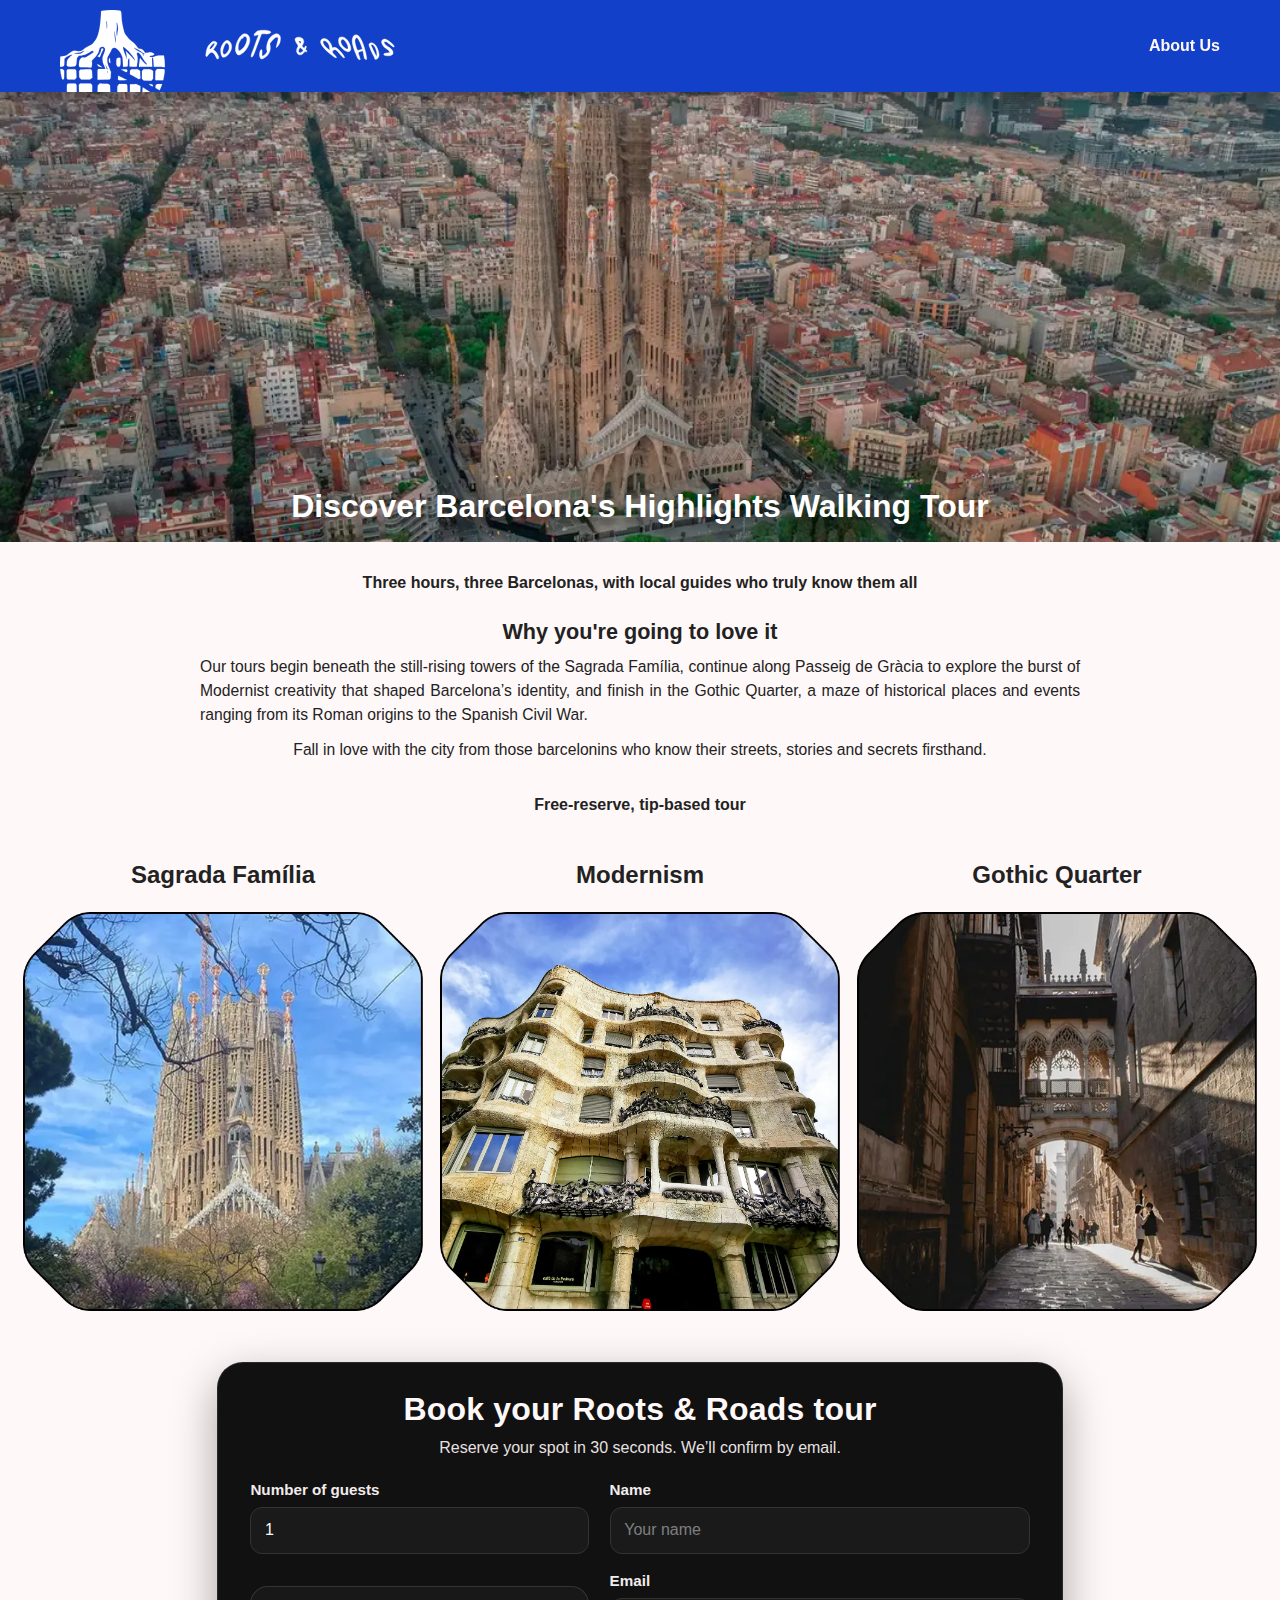
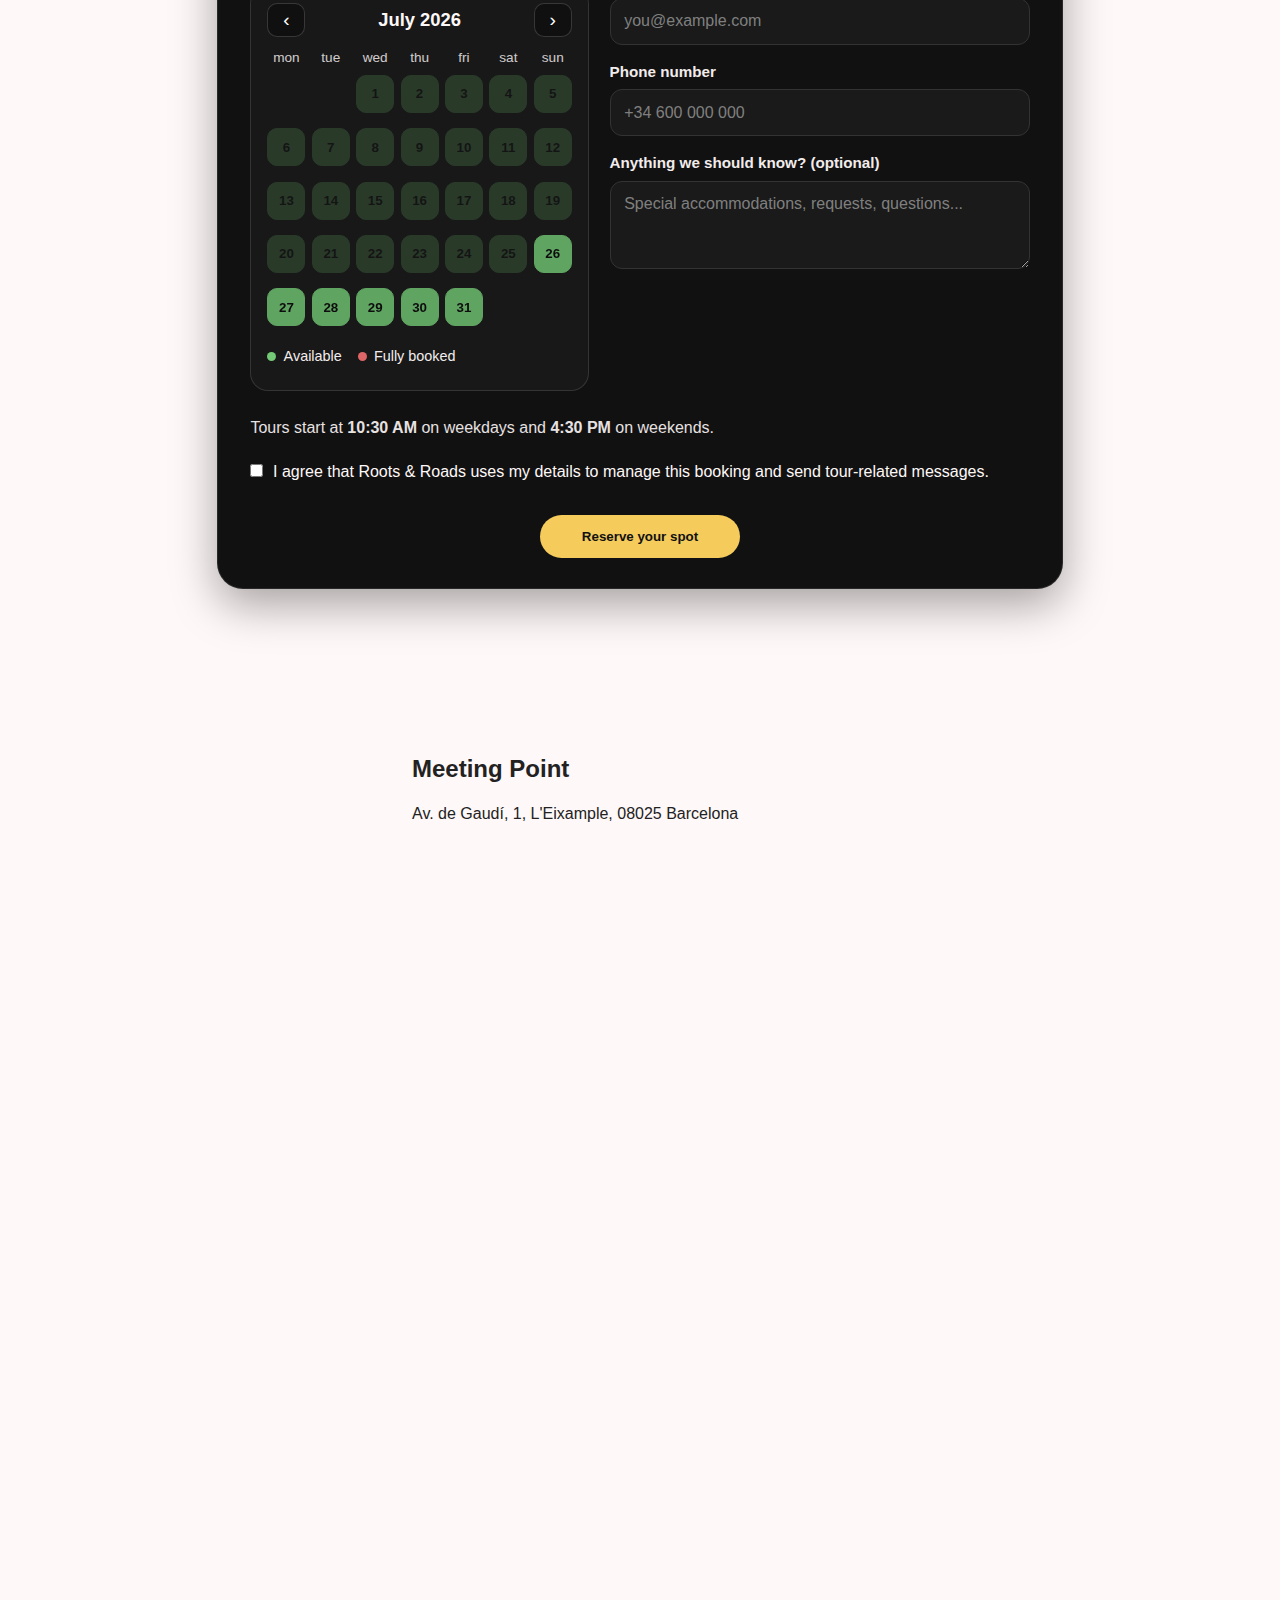
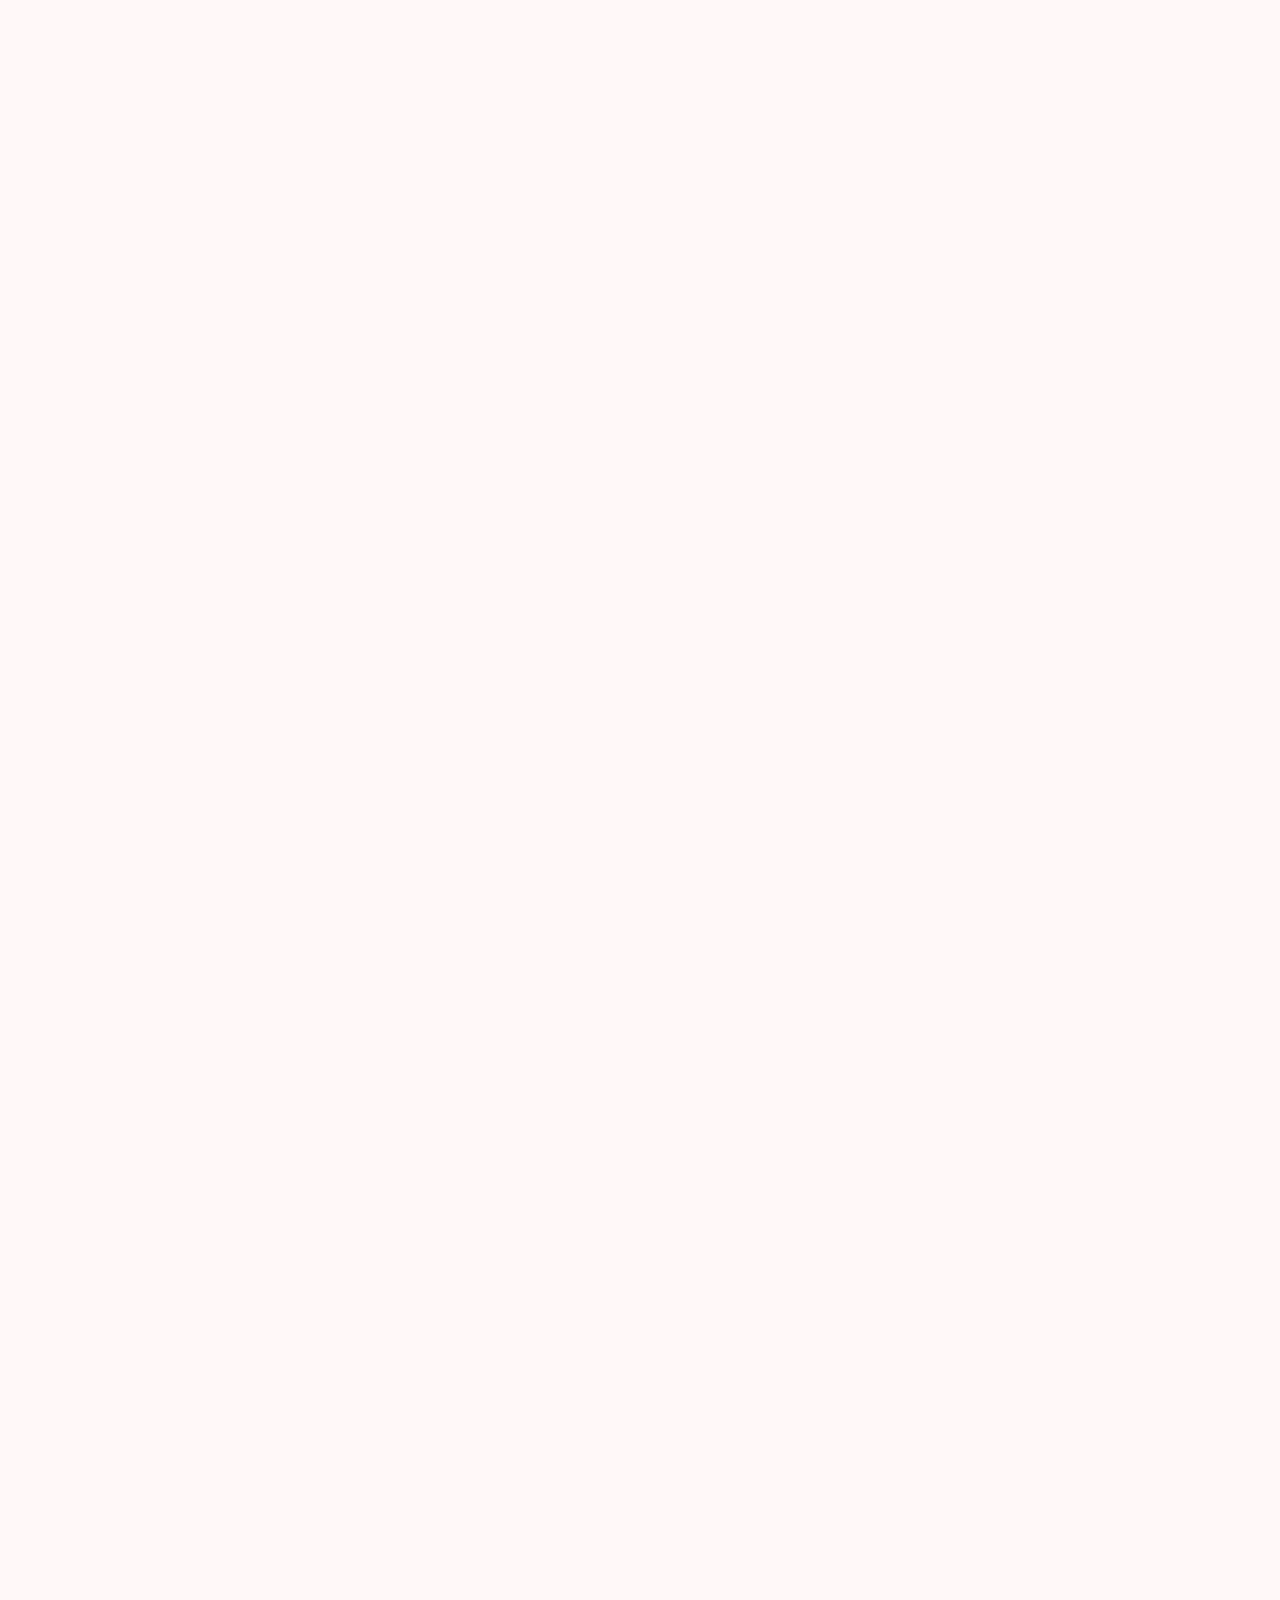
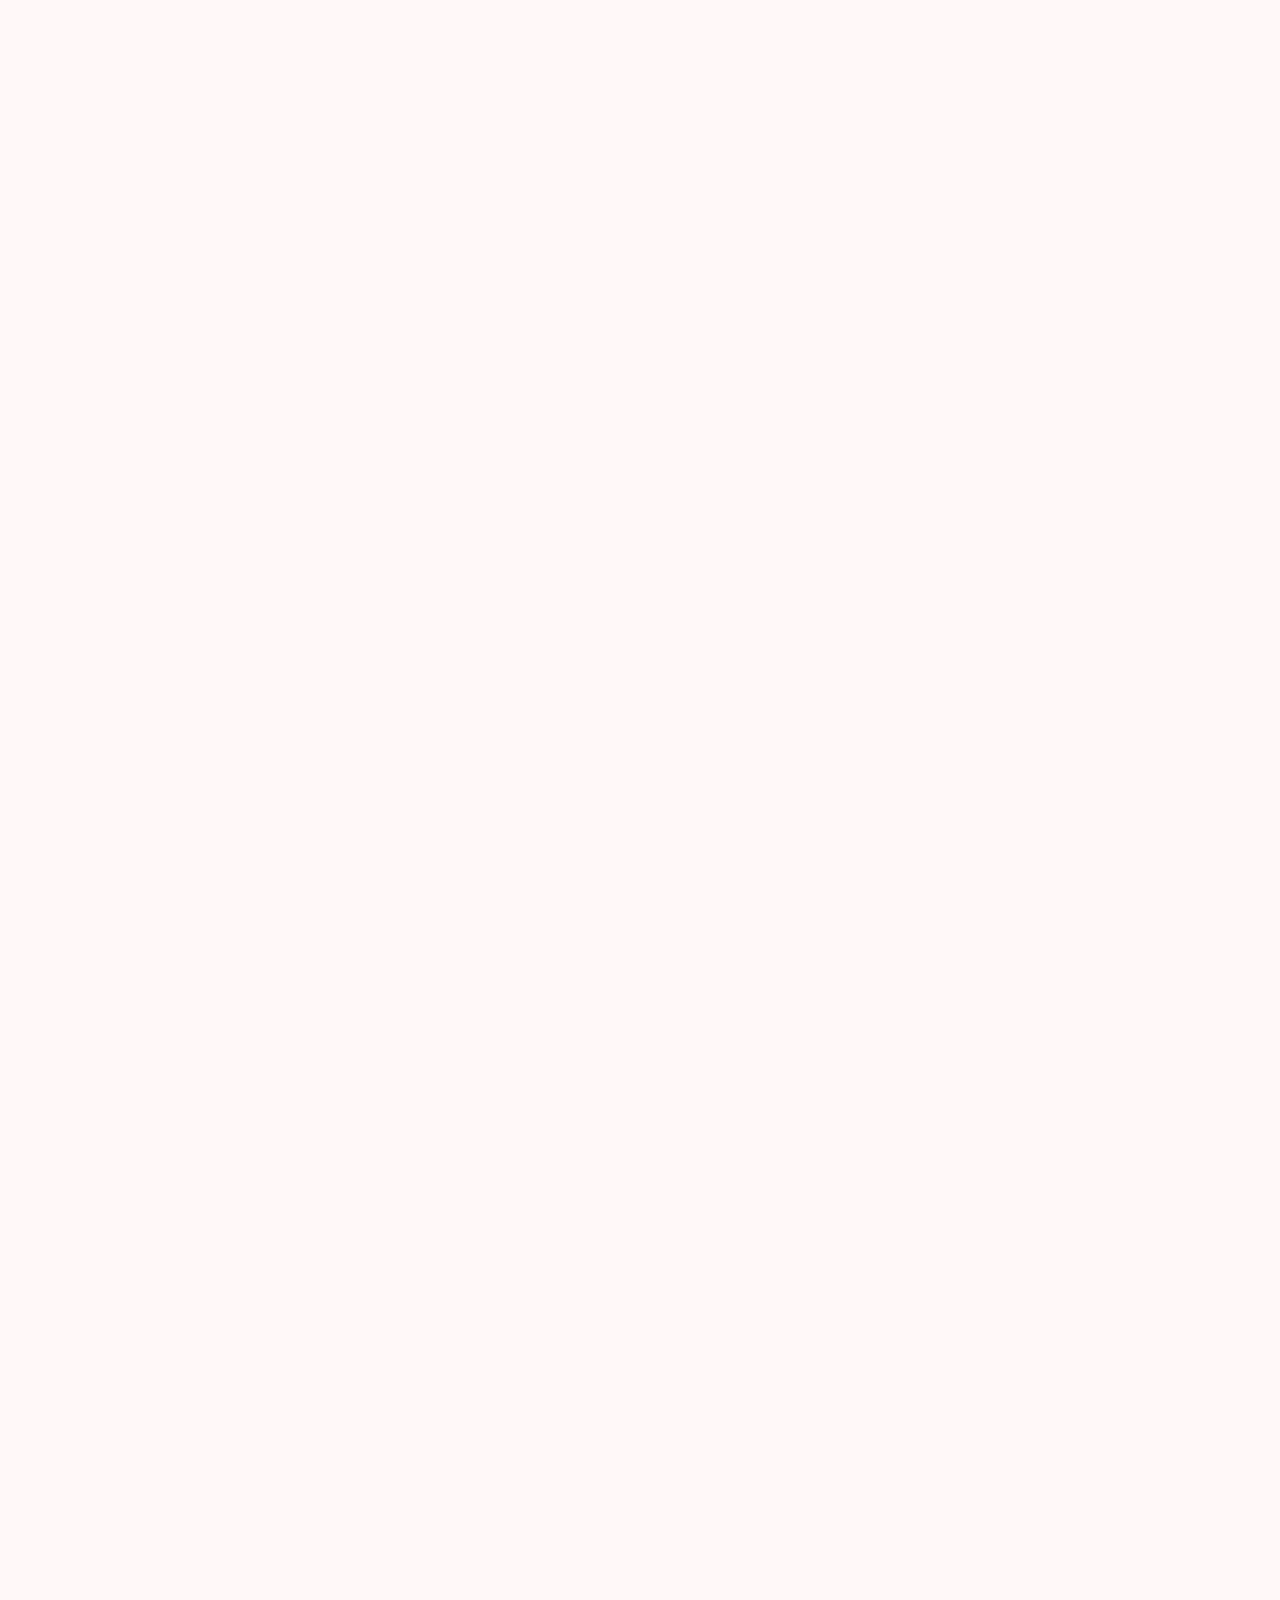
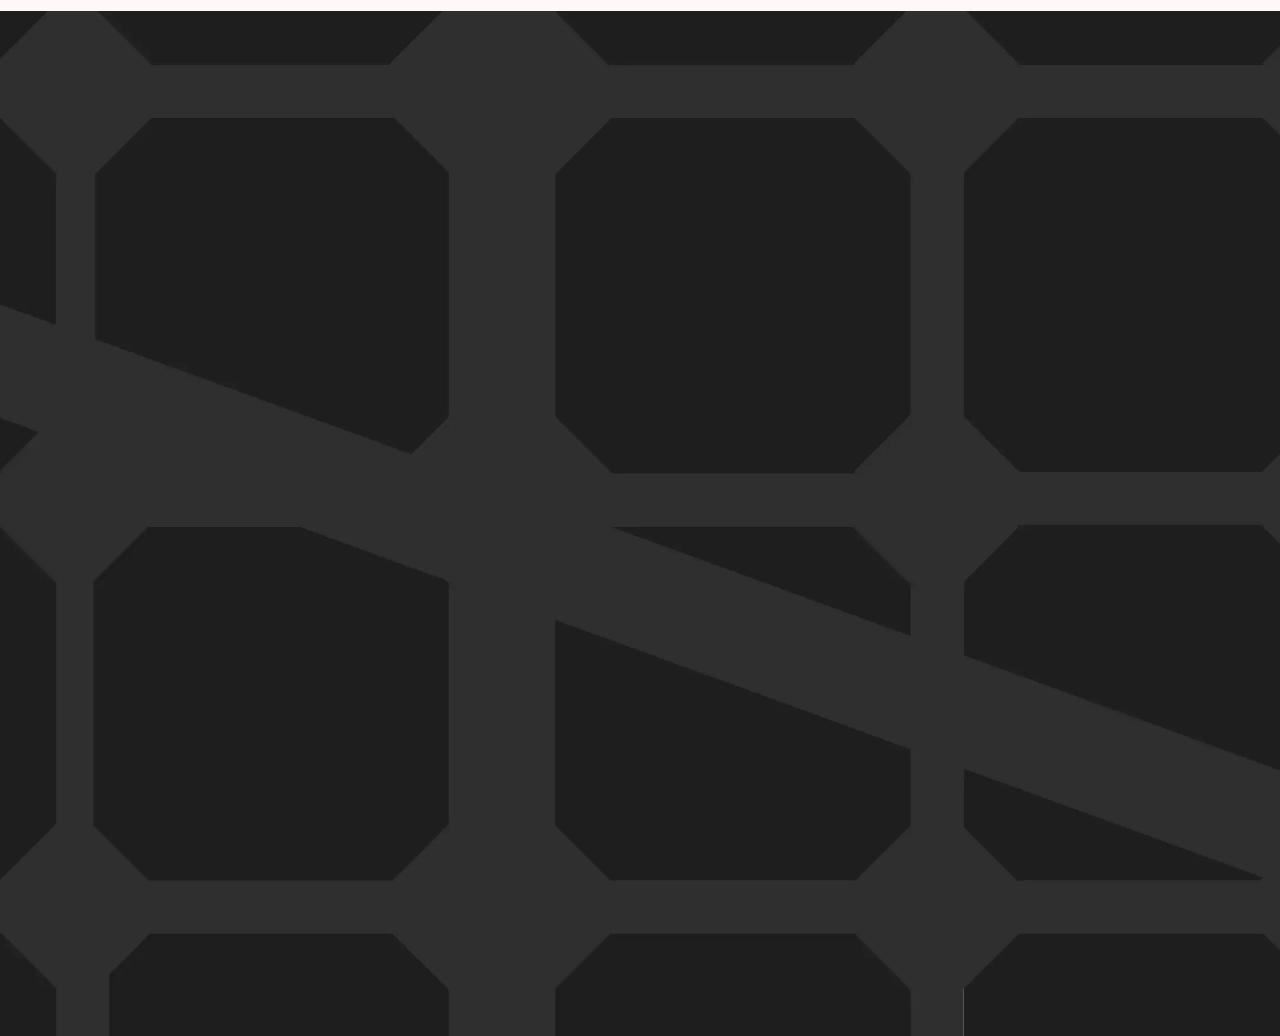
<file: index.html>
<!DOCTYPE html>
<html lang="en">
<head>
  <meta charset="UTF-8" />
  <title>Roots & Roads BCN Tour</title>
  <meta name="viewport" content="width=device-width, initial-scale=1.0" />
  <link rel="preconnect" href="https://script.google.com">
<link rel="preconnect" href="https://script.googleusercontent.com" crossorigin>

  <!-- Preload critical above-the-fold images (helps a lot in Instagram in-app browser) -->
<link rel="preload" as="image" href="images/hero_test_v3-1280.webp" fetchpriority="high">
<link rel="preload" as="image" href="images/chamfered_sectionImage_SF_v2.webp" fetchpriority="high">
<link rel="preload" as="image" href="images/chamfered_sectionImage_Mod_v2.webp" fetchpriority="high">
<link rel="preload" as="image" href="images/chamfered_sectionImage_GQ_v2.webp" fetchpriority="high">

<link rel="stylesheet" href="css/styles.css" />

  <link rel="icon" type="image/png" sizes="64x64" href="images/blackWhite_Logo_v2.png">

  <!-- Google tag (gtag.js) -->
<script async src="https://www.googletagmanager.com/gtag/js?id=G-F1N01KGT8P"></script>
<script>
  window.dataLayer = window.dataLayer || [];
  function gtag(){dataLayer.push(arguments);}
  gtag('js', new Date());

  gtag('config', 'G-F1N01KGT8P');
</script>

</head>



<body>
<!-- TOP BANNER -->
<header class="top-banner">
  <!-- BRAND (left): icon + handwritten name -->
  <div class="brand" aria-label="Roots & Roads">

    <!-- Icon (inline SVG so CSS can recolor it) -->
    <div class="logo-icon" aria-hidden="true">
      <svg width="654" height="686" viewBox="0 0 654 686" fill="currentColor" xmlns="http://www.w3.org/2000/svg">
<path d="M387.403 627.925C410.772 628.797 413.048 629.122 415.148 631.89C417.084 634.443 417.331 637.973 416.749 654.931C416.372 665.945 415.661 675.392 415.168 675.925C413.037 678.234 367.664 686 356.308 686H352.012L352.111 638.028L361.946 626.974L387.403 627.925Z" fill="currentColor"/>
<path d="M298.858 626.45L309.053 637.067L307.083 685.662L301.278 684.98C282.595 682.784 242.507 674.141 238.546 671.455C237.803 670.951 236.839 664.126 236.401 656.287L235.603 642.036L252.471 625.284L298.858 626.45Z" fill="currentColor"/>
<path d="M497.819 632.138C498.291 634.098 498.462 636.848 498.199 638.248C497.592 641.468 476.047 653.535 454.582 662.676L438.317 669.602L437.48 653.137C436.848 640.719 437.118 635.676 438.577 632.622L440.512 628.573H496.958L497.819 632.138Z" fill="currentColor"/>
<path d="M170.976 627.1C187.607 627.1 190.83 627.503 196.308 630.274C199.758 632.019 203.276 635.034 204.123 636.97C206.237 641.799 206.152 658.019 204.015 658.022C200.227 658.022 151.924 630.05 151.92 627.854C151.92 627.44 160.496 627.1 170.976 627.1Z" fill="currentColor"/>
<path d="M420.875 559.563L419.865 582.198C418.472 613.398 420.096 611.958 385.585 612.6L359.724 613.08L351.157 599.367L352.162 577.824C353.138 556.933 353.294 556.115 357.319 550.828C359.602 547.83 362.531 544.925 363.828 544.375C365.129 543.824 375.819 543.329 387.587 543.271L408.985 543.168L420.875 559.563Z" fill="currentColor"/>
<path d="M566.556 540.545C569.442 540.299 571.531 541.676 575.396 546.378C579.849 551.795 580.456 553.488 580.456 560.507V568.481L559.45 590.263C539.078 611.389 538.248 612.06 531.834 612.591C525.678 613.101 524.83 612.725 519.601 607.18L513.984 601.219V551.107L523.225 541.781L543.001 541.326C553.877 541.074 564.475 540.723 566.556 540.545Z" fill="currentColor"/>
<path d="M471.298 544.106C484.898 545.941 496.515 547.972 497.119 548.618C497.72 549.265 498.382 562.469 498.592 577.961C498.938 603.687 498.745 606.363 496.361 608.845C493.978 611.326 491.473 611.523 467.449 611.106C445.987 610.735 440.691 610.225 438.671 608.338C436.479 606.292 436.196 602.833 436.196 578.067V550.107L446.57 540.77L471.298 544.106Z" fill="currentColor"/>
<path d="M143.271 541.696C153.003 541.696 168.214 542.433 177.076 543.333C192.993 544.951 193.247 545.036 197.974 550.326L202.759 555.684L202.798 578.768C202.849 609.499 205.875 607.176 164.102 608.479C146.58 609.027 131.416 609.804 130.406 610.208C129.394 610.61 126.184 608.897 123.272 606.398L117.977 601.853V549.954L121.777 545.825C125.545 541.73 125.732 541.696 143.271 541.696Z" fill="currentColor"/>
<path d="M253.744 542.703C260.36 542.39 269.526 542.366 274.113 542.65C278.699 542.934 286.655 543.209 291.791 543.259L301.13 543.35L310.275 556.41L309.381 578.97C308.146 610.129 309.128 609.034 282.037 609.486C270.758 609.675 257.075 609.728 251.63 609.603L241.729 609.376L237.272 602.277C232.899 595.31 232.837 594.97 234.026 584.265C234.694 578.265 235.268 568.757 235.302 563.138C235.352 555.035 236.022 551.922 238.541 548.095C241.645 543.381 241.987 543.259 253.744 542.703Z" fill="currentColor"/>
<path d="M79.4369 541.712C93.208 541.726 93.2332 541.733 97.824 546.653L102.42 551.58V586.495L95.222 579.188C88.5234 572.387 65.6482 543.918 65.6482 542.382C65.6542 542.004 71.8558 541.703 79.4369 541.712Z" fill="currentColor"/>
<path d="M255.872 458.471C260.539 458.917 272.973 459.696 283.503 460.201C301.664 461.072 302.885 461.326 307.278 465.144L311.907 469.168L313.566 511.799L301.497 528.443H244.433L233.765 516.72L235.751 470.28L247.386 457.66L255.872 458.471Z" fill="currentColor"/>
<path d="M100.13 462.818C103.807 467.836 103.835 468.069 103.835 494.201V520.529L96.0554 527.883L53.7916 524.761L43.0485 507.092L43.0659 486.477C43.0801 469.195 43.4767 465.337 45.5246 462.615C48.257 458.987 51.9273 458.499 79.9768 458.035L96.4279 457.763L100.13 462.818Z" fill="currentColor"/>
<path d="M191.673 459.082L200.728 467.319L200.623 516.708L190.814 526.732L126.382 527.707L122.764 522.895C119.284 518.265 119.118 517.11 118.347 492.286L117.546 466.492L125.107 458.274L191.673 459.082Z" fill="currentColor"/>
<path d="M470.847 462.18C472.091 460.082 471.89 460.016 487.271 467.63L501.255 474.554L501.242 489.349C501.221 514.626 500.426 518.19 493.708 523.133L487.917 527.394L445.425 525.398L436.196 516.086V463.653H453.086C462.818 463.653 470.343 463.028 470.847 462.18Z" fill="currentColor"/>
<path d="M392.018 461.913C413.654 462.34 415.877 462.631 417.872 465.302C419.588 467.598 420.13 473.142 420.405 491.175C420.747 513.708 420.687 514.224 417.114 519.592L413.475 525.06L399.732 526.007C375.206 527.699 366.989 527.27 361.973 524.042L357.422 521.114L357.844 475.79L368.348 461.444L392.018 461.913Z" fill="currentColor"/>
<path d="M520.207 485.592C522.619 487.112 534.456 494.619 546.512 502.273C580.832 524.064 581.778 524.697 581.825 525.866C581.847 526.474 568.981 526.942 553.231 526.906L524.591 526.845L513.955 512.479L515.821 482.827L520.207 485.592Z" fill="currentColor"/>
<path d="M633.351 472.119C628.135 486.722 621.663 500.792 620.428 500.212C619.835 499.932 614.1 496.885 607.682 493.441L596.014 487.181V478.468C596.014 470.396 596.35 469.479 600.61 465.985C604.918 462.449 606.199 462.21 621.054 462.196L636.902 462.18L633.351 472.119Z" fill="currentColor"/>
<path d="M556.562 463.248C564.23 461.74 572.233 462.292 575.556 464.558C578.147 466.325 579.042 468.242 579.042 472.02C579.042 476.614 578.735 477.005 575.86 476.08C574.11 475.517 568.289 472.551 562.926 469.486C554.587 464.721 553.665 463.818 556.562 463.248Z" fill="currentColor"/>
<path d="M544.951 370.088C567.727 371.022 568.251 371.118 574.299 375.451L580.456 379.861V429.187L569.313 440.517L521.855 440.064L511.154 429.187V380.8L521.762 369.137L544.951 370.088Z" fill="currentColor"/>
<path d="M626.412 367.94C646.916 367.94 647.983 368.088 650.887 371.307C653.788 374.521 653.859 375.301 652.471 388.609C651.126 401.494 644.946 436.758 643.829 437.923C643.559 438.201 632.96 438.564 620.277 438.727C602.083 438.963 596.856 438.595 595.528 436.983C594.298 435.489 594.042 427.596 594.575 407.698L595.307 380.457L604.973 367.94H626.412Z" fill="currentColor"/>
<path d="M376.639 416.44C384.115 420.341 396.775 426.354 404.771 429.804C412.767 433.254 419.131 436.226 418.913 436.41C418.679 436.593 406.286 437.182 391.36 437.718C359.383 438.866 361.04 439.797 362.255 421.356L363.045 409.349L376.639 416.44Z" fill="currentColor"/>
<path fill-rule="evenodd" clip-rule="evenodd" d="M266.816 4.17436C293.498 -0.511125 326.625 -1.3029 355.501 2.05587C375.415 4.37206 380.503 6.30254 381.669 11.9833C382.041 13.7944 382.999 27.2042 383.797 41.7817C385.224 67.8846 387.496 81.995 396.838 122.77C400.908 140.532 403.212 145.726 413.173 159.582C424.854 175.831 436.216 187.488 450.356 197.722C462.71 206.664 471.751 216.088 482.9 231.644C489.287 240.559 489.306 240.571 498.206 241.596C510.165 242.974 517.633 247.769 525.112 258.868C530.719 267.192 531.515 267.81 536.615 267.81C539.629 267.81 546.429 266.756 551.729 265.468C557.028 264.18 563.981 263.425 567.179 263.792C572.713 264.425 588.942 273.155 588.942 275.496C588.941 276.106 586.453 278.319 583.411 280.415C579.468 283.132 575.101 284.511 568.206 285.221C559.875 286.078 558.534 286.616 558.534 289.097C558.534 291.228 560.127 292.457 564.656 293.822C572.034 296.047 579.683 294.783 593.892 288.99C602.823 285.349 605.955 284.892 625.897 284.331L648.003 283.707L649.549 293.061C652.281 309.591 653.977 328.557 653.989 342.761L654 356.601L641.054 355.645C633.934 355.118 618.44 354.687 606.625 354.687H585.14L584.191 332.969C582.882 303.025 580.354 293.072 575.191 297.532C573.758 298.771 573.569 304.919 574.306 326.163L575.243 353.215H534.006C495.671 353.215 492.771 353.034 492.782 350.638C492.799 347.151 496.903 312.655 498.14 305.583L499.133 299.916L508.078 310.001C512.996 315.546 519.749 323.185 523.083 326.975C531.944 337.044 542.27 343.042 542.27 338.118C542.27 337.102 537.888 331.202 532.534 325.004C527.18 318.805 519.463 307.542 515.384 299.975C504.996 280.7 499.122 272.776 492.002 268.434C487.031 265.399 485.294 264.986 482.961 266.286C478.465 268.792 477.924 274.333 481.285 283.474C484.933 293.404 485.25 309.467 482.181 328.92C481.03 336.208 480.078 344.585 480.064 347.534C480.031 354.604 477.999 355.077 453.111 353.794L433.487 352.782L433.517 328.551C433.534 315.223 433.236 303.996 432.857 303.6C431.323 302.003 426.624 304.91 425.097 308.401C424.2 310.449 423.464 318.885 423.46 327.148C423.455 335.412 422.816 344.558 422.037 347.475L420.622 352.781L407.594 353.66C400.429 354.143 394.26 354.219 393.887 353.831C393.514 353.436 392.766 341.71 392.226 327.769C391.654 313.012 390.383 299.337 389.184 295.052C384.368 277.853 369.675 254.19 357.875 244.629C349.005 237.443 344.603 235.416 337.876 235.416C327.925 235.416 323.496 239.86 317.426 255.928C315.765 260.327 310.954 269.328 306.734 275.93C296.312 292.238 294.633 296.959 294.515 310.286C294.384 325.238 297.589 338.497 306.136 358.369C308.226 363.228 310.422 368.861 311.017 370.886C311.611 372.911 313.532 377.217 315.286 380.457C318.078 385.618 318.333 387.441 317.345 395.182C316.726 400.041 316.166 409.027 316.099 415.153C315.99 425.319 315.641 426.621 312.092 430.092L308.202 433.895L234.593 435.096L234.226 404.809C233.929 380.237 234.247 373.97 235.909 371.599C237.782 368.931 239.939 368.635 260.705 368.207C273.21 367.949 283.442 367.618 283.45 367.471C283.448 365.945 276.702 349.148 273.459 342.589C268.136 331.821 265.113 318.4 265.086 305.412C265.068 296.359 265.989 292.77 272.945 274.785C282.191 250.876 283.051 246.682 280.173 239.51C275.944 228.974 263.643 225.652 253.36 232.268C247.892 235.787 245.163 241.492 242.482 255.014C240.122 266.919 227.402 286.222 209.685 304.784C196.959 318.117 195.793 319.78 198.004 321.463C200.171 323.114 200.35 325.092 199.517 338.311C198.999 346.545 197.783 354.652 196.815 356.325C195.246 359.037 194.222 359.25 187.278 358.309C183 357.729 166.788 357.062 151.25 356.827C124.127 356.42 122.899 356.273 120.489 353.172C117.538 349.378 117.235 340.431 119.53 324.785C120.824 315.969 122.056 312.875 126.883 306.316C133.929 296.744 137.243 295.254 149.017 296.352C157.973 297.189 158.325 297.082 168.817 290.364C191.341 275.945 209.902 263.024 209.907 261.761C209.907 259.465 204.346 254.557 201.776 254.587C200.415 254.602 195.163 257.244 190.107 260.456C185.05 263.668 174.812 269.513 167.354 273.446C154.91 280.009 152.29 280.801 135.532 283.076L117.27 285.553L105.631 299.202L103.981 318.023C101.797 342.906 100.239 347.489 93.0969 350.023C86.9814 352.193 56.6911 354.15 51.2432 352.726C49.341 352.23 46.4745 350.64 44.8734 349.195C42.199 346.781 42.0202 345.374 42.668 331.853C43.3228 318.211 43.7403 316.516 48.3933 308.595C53.0775 300.622 64.0747 289.363 73.0725 283.332C79.1116 279.284 77.9249 277.605 69.8152 278.726C61.1168 279.927 38.5274 292.118 32.1433 299.053L27.6949 303.886L27.2259 324.754C26.7804 344.475 26.5657 345.828 23.3255 349.418C20.3034 352.765 18.7755 353.215 10.4399 353.215H0.983092L0.219363 344.452C-0.200687 339.631 0.00066728 326.874 0.668221 316.105C1.33577 305.336 1.9085 295.034 1.94244 293.211C1.99339 290.44 2.78747 289.898 6.79816 289.898C14.8512 289.898 34.717 285.439 40.8042 282.266C43.9666 280.615 48.1463 277.748 50.0909 275.893C52.036 274.037 58.5496 268.866 64.5656 264.402C78.9406 253.735 84.956 252.342 103.87 255.301C128.156 259.098 130.151 258.534 151.217 241.91C156.663 237.612 166.846 231.366 173.846 228.034C200.479 215.348 201.09 214.855 216.639 193.45C228.576 177.017 231.332 171.282 238.692 147.558C247.694 118.535 252.122 86.1552 255.913 21.6452L256.837 5.92681L266.816 4.17436ZM296.222 376.775C295.65 376.776 295.479 380.256 295.846 384.506C296.656 393.924 299.017 397.462 298.989 389.218C298.966 382.435 297.709 376.775 296.222 376.775ZM286.28 342.172C285.353 339.925 285.041 340.799 284.966 345.853C284.899 350.303 286.24 355.501 289.048 361.683C293.297 371.031 295.195 372.733 296.73 368.57C297.704 365.929 295.831 361.701 291.019 355.678C289.191 353.39 287.648 350.077 287.595 348.316C287.539 346.556 286.949 343.792 286.28 342.172ZM395.546 230.998C392.284 230.998 392.156 231.325 393.095 237.256C394.58 246.625 400.604 265.834 405.446 276.645C407.805 281.909 411.229 291.517 413.057 297.996L416.38 309.777L415.854 292.107C415.465 279.026 414.571 272.238 412.404 265.969C410.795 261.313 410.106 257.505 410.871 257.504C413.513 257.504 460.949 306.286 463.967 312.107C466.346 316.697 467.182 317.407 467.905 315.447C469.211 311.901 462.151 298.105 454.503 289.255C450.959 285.154 445.129 277.824 441.548 272.965C429.523 256.648 401.407 230.998 395.546 230.998ZM466.382 237.326C464.704 236.187 462.979 235.847 462.55 236.568C460.794 239.528 472.924 248.899 487.385 255.758C495.664 259.683 503.923 263.886 505.736 265.095C507.551 266.306 510.027 267.674 511.242 268.136C512.455 268.599 514.211 271.632 515.146 274.877C516.994 281.299 521.679 288.256 523.138 286.744C523.639 286.224 523.057 283.327 521.845 280.305C519.041 273.318 519.002 273.46 523.183 275.444C525.131 276.367 527.104 276.729 527.567 276.247C529.211 274.536 526.355 272.026 518.804 268.549C514.599 266.612 511.156 264.354 511.154 263.529C511.154 260.832 493.917 249.769 481.545 244.527C474.884 241.704 468.06 238.464 466.382 237.326ZM151.893 255.663C151.94 253.767 148.785 254.587 136.242 259.732C126.624 263.677 120.783 265.01 108.144 266.141C92.8225 267.512 88.4301 268.912 90.1867 271.872C91.4072 273.923 121.486 275.38 126.105 273.612C130.889 271.78 151.854 257.189 151.893 255.663ZM171.019 256.023C172.296 253.872 171.437 254.262 167.477 257.634C164.431 260.228 164.372 260.427 167.045 259.067C168.752 258.198 170.541 256.829 171.019 256.023ZM343.736 150.747C340.717 130.081 340.447 129.134 339.535 136.023C338.562 143.371 340.397 165.599 343.241 180.933C344.067 185.388 344.796 192.345 344.86 196.394C344.922 200.444 345.611 203.937 346.389 204.156C348.316 204.694 349.599 186.037 348.137 178.725C347.489 175.486 345.509 162.895 343.736 150.747ZM359.515 93.6888C356.477 78.7878 354.99 75.3862 353.399 79.6987C353.027 80.7118 353.32 87.5035 354.051 94.7923C355.068 104.92 354.878 111.645 353.243 123.313C351.542 135.471 351.417 140.993 352.638 150.434C354.929 168.15 356.179 168.23 357.583 150.747C358.104 144.268 359.457 134.785 360.59 129.672C363.406 116.981 363.258 112.038 359.515 93.6888ZM292.475 75.1332C291.54 70.271 289.549 69.0558 288.259 72.5589C287.841 73.6945 288.179 78.4542 289.011 83.1379C289.843 87.8207 290.575 97.6596 290.639 105.003C290.753 118.309 290.761 118.335 292.93 113.198C294.63 109.172 294.915 104.949 294.235 93.9074C293.757 86.1315 292.964 77.6826 292.475 75.1332Z" fill="currentColor"/>
<path d="M41.8855 400.33C41.4131 367.036 39.1472 369.412 71.3735 369.412C94.7798 369.412 94.8666 369.425 98.2849 373.21C101.559 376.833 101.732 378.027 102.165 399.689L102.618 422.375L93.2269 434.15L70.8831 434.177C40.8536 434.212 42.3904 436.006 41.8855 400.33Z" fill="currentColor"/>
<path d="M9.92811 368.712C16.0389 369.472 19.3075 370.76 22.1572 373.537L26.0468 377.326V402.563C26.0468 427.34 25.9847 427.86 22.6315 431.14C17.4877 436.171 13.9276 434.209 11.3578 424.928C8.21375 413.572 3.67579 389.221 2.56415 377.747L1.58604 367.673L9.92811 368.712Z" fill="currentColor"/>
<path d="M181.004 369.738C191.808 369.43 192.603 369.626 196.16 373.491C199.813 377.462 199.933 378.182 200.645 400.365L201.375 423.159L186.571 433.506L131.633 433.344L120.173 419.271L119.277 380.457L127.77 370.965L148.684 370.514C160.187 370.267 174.731 369.918 181.004 369.738Z" fill="currentColor"/>
<path d="M499.841 380.349V390.116C499.841 395.488 500.233 405.782 500.713 412.993L501.586 426.104L492.649 431.498L478.92 423.442C471.367 419.011 458.601 411.96 450.548 407.772L435.906 400.156L436.421 388.313C436.905 377.22 437.206 376.244 441.163 372.947C445.174 369.607 446.416 369.428 465.58 369.42L485.77 369.412L499.841 380.349Z" fill="currentColor"/>
<path d="M387.659 370.748C397.55 369.482 409.743 369.278 414.644 370.299C418.215 371.042 419.043 372.053 419.771 376.558C420.516 381.169 420.106 382.38 416.877 385.117L413.116 388.304L380.842 371.622L387.659 370.748Z" fill="currentColor"/>
<path d="M241.376 341.966C245.459 344.705 252.301 349.051 256.579 351.625L264.359 356.307L255.166 355.347C242.51 354.026 233.956 348.559 233.953 341.789L233.95 336.989L241.376 341.966Z" fill="currentColor"/>
<path d="M367.088 297.26C374.869 297.26 375.388 297.486 376.415 301.309C377.013 303.536 377.503 313.642 377.503 323.765C377.503 339.226 377.05 343.114 374.675 348.061C372.12 353.38 371.264 353.995 365.854 354.403C360.077 354.839 359.709 354.602 355.547 347.777C351.348 340.892 351.238 340.257 351.505 324.502C351.897 301.353 354.238 297.26 367.088 297.26Z" fill="currentColor"/>
<path d="M311.911 307.074C312.396 311.8 313.146 319.475 313.578 324.128C314.33 332.257 314.249 332.527 311.516 331.005C304.4 327.041 301.974 308.539 307.73 302.145L311.031 298.48L311.911 307.074Z" fill="currentColor"/>
<path d="M264.313 239.833C267.884 239.833 269.349 240.593 270.02 242.793C270.63 244.795 269.308 248.44 265.941 254.044C263.201 258.605 258.687 268.372 255.908 275.749C253.129 283.126 249.914 290.451 248.761 292.028C246.695 294.857 246.579 294.851 240.041 291.544L233.415 288.192L237.884 285.248C246.658 279.464 256.579 259.57 256.579 247.762C256.579 242.793 259.466 239.833 264.313 239.833Z" fill="currentColor"/>
</svg>

    </div>

    <!-- Name (inline SVG so CSS can recolor it) -->
    <div class="logo-name" aria-hidden="true">
      <svg width="495" height="203" viewBox="0 0 495 203" fill="currentColor"
 xmlns="http://www.w3.org/2000/svg">
<path d="M453.351 89.2796C454.638 85.5586 458.48 83.2218 462.009 84.0128C469.88 85.7781 487.971 101.298 485.033 103.763C483.748 104.841 481.99 103.728 473.029 96.1605C467.71 91.6696 465.753 90.5582 463.01 90.4741C458.835 90.3451 458.456 91.2748 460.962 95.4909C462.346 97.821 464.896 100.025 469.819 103.15C477.708 108.156 480.132 110.697 481.731 115.636C484.18 123.209 478.564 127.26 466.967 126.286C459.708 125.677 457.484 124.284 459.248 121.45C460.027 120.196 462.206 119.513 466.551 119.16C469.956 118.885 473.158 118.309 473.669 117.882C474.949 116.807 470.025 111.148 465.439 108.421C458.062 104.037 451.72 93.9935 453.351 89.2796ZM420.95 98.3668C420.909 96.322 423.763 93.7811 426.762 93.1906C429.648 92.6231 434.783 95.406 438.062 99.3136C443.29 105.544 448.209 121.432 446.624 126.969C445.34 131.453 442.035 135.229 439.214 135.435C436.795 135.611 434.303 133.893 435.51 132.88C435.849 132.595 434.582 129.681 432.693 126.406C428.873 119.782 421.003 100.991 420.95 98.3668ZM427.679 97.5484C425.982 97.882 425.876 98.4329 426.994 101.081C429.501 107.026 436.29 121.107 438.305 124.544L440.322 127.987L441.065 125.347C441.473 123.894 441.335 119.944 440.758 116.57C438.971 106.125 432.432 96.6138 427.679 97.5484ZM380.72 78.6789C382.218 76.0995 382.857 74.9922 383.816 74.3714C384.545 73.8993 385.46 73.7088 387.079 73.3662C395.52 71.5796 404.433 86.0353 411.401 112.811C414.715 125.547 416.201 134.68 415.108 135.597C414.689 135.949 413.276 135.709 411.967 135.067C409.93 134.067 409.423 132.942 408.44 127.225C407.809 123.554 406.904 118.974 406.429 117.047L405.566 113.543L401.736 114.681C397.555 115.924 395.396 116.564 394.671 117.977C393.896 119.487 394.759 121.882 396.541 126.844C398.248 131.592 399.394 135.687 399.09 135.944C397.927 136.92 395.133 135.987 393.566 134.098C392.668 133.015 389.852 126.959 387.309 120.638C378.588 98.9551 376.536 85.8884 380.72 78.6789ZM391.323 80.7711C388.829 79.1592 386.176 82.0542 385.471 87.1583C384.77 92.2347 390.462 112.279 392.66 112.479C393.358 112.541 396.303 111.82 399.205 110.877L404.482 109.161L403.091 104.763C399.796 94.3291 393.991 82.4962 391.323 80.7711ZM298.634 88.6173C299.505 85.171 303.371 82.2458 307.142 82.1818C314.702 82.0535 324.151 91.2813 326.544 101.133C327.165 103.689 327.861 105.786 328.09 105.794C328.319 105.8 330.036 105.47 331.906 105.06C334.048 104.592 336.378 104.998 338.206 106.16C343.717 109.666 351.518 117.469 355.248 123.206C359.039 129.036 359.792 130.951 358.667 131.894C357.417 132.942 353.962 129.837 346.128 120.625C339.33 112.63 337.856 111.289 335.46 110.92C332.359 110.443 329.501 112.353 328.503 115.57C327.911 117.479 328.426 118.302 333.529 123.602C339.635 129.942 340.472 132.58 335.9 131.073C334.494 130.609 328.676 126.487 322.971 121.912C305.776 108.121 296.806 95.8507 298.634 88.6173ZM344.506 93.3681C343.165 86.9088 344.318 80.7413 347.094 79.528C348.127 79.0764 350.317 78.6037 351.958 78.4778C359.362 77.9123 367.819 85.5729 372.576 97.1576C377.681 109.587 375.413 117.06 366.89 115.892C361.754 115.188 355.788 111.064 350.164 104.332C346.461 99.8978 345.458 97.9556 344.506 93.3681ZM356.171 84.9747C352.966 83.144 349.992 85.6729 349.831 90.3681C349.683 94.663 351.924 98.7992 357.174 103.918C361.07 107.717 365.922 110.093 367.347 108.899C371.179 105.683 363.448 89.1338 356.171 84.9747ZM319.992 99.8229C316.898 90.0971 304.61 83.8529 304.472 91.9367C304.41 95.5405 308.924 102.009 315.326 107.492C318.473 110.187 321.251 112.218 321.5 112.008C322.137 111.461 321.146 103.452 319.992 99.8229Z" fill="currentColor"/>
<path d="M238.099 80.0582C243.134 78.6855 243.322 78.6816 247.429 79.8531C255.471 82.1471 258.064 89.9939 253.362 97.8053L251.109 101.548L256.855 107.709L258.108 104.56C258.797 102.828 260.034 101.411 260.858 101.411C262.641 101.411 262.8 104.418 261.208 108.006C260.212 110.251 260.364 110.844 262.367 112.509C265.138 114.813 264.293 117.4 261.305 115.757C259.685 114.867 258.685 115.44 255.038 119.349C251.278 123.378 250.152 124 246.615 124C238.548 124 234.907 114.988 239.355 106.031C240.455 103.816 241.355 101.663 241.355 101.246C241.355 100.829 240.021 98.4568 238.39 95.9762C232.089 86.3893 232.003 81.7205 238.099 80.0582ZM244.437 108.48C243.292 110.131 242.355 112.417 242.355 113.56C242.355 115.931 244.841 118.866 246.85 118.866C248.402 118.865 254.355 113.975 254.355 112.7C254.355 112.232 252.592 110.417 250.437 108.665L246.519 105.479L244.437 108.48ZM244.014 92.1695C244.989 93.8637 246.084 95.2506 246.448 95.2506C247.828 95.2506 249.555 92.1309 248.998 90.6432C248.654 89.7201 247.164 89.0895 245.33 89.0895H242.242L244.014 92.1695Z" fill="currentColor"/>
<path d="M32.5144 90.9948C35.2916 92.7302 35.6954 93.4713 35.218 95.9523C34.9092 97.5562 32.745 101.552 30.4083 104.831L26.1587 110.791L29.3381 112.778C32.6641 114.856 38.5653 123.943 39.9081 129.056C40.6826 132.006 38.7387 135.001 36.3477 134.542C35.6554 134.41 33.9424 131.708 32.5421 128.541C29.9855 122.759 26.1587 118.278 23.3149 117.732C20.7276 117.236 16.4188 119.829 13.7414 123.493C12.3379 125.414 10.8521 127.446 10.4411 128.006C10.0303 128.566 8.96693 128.57 8.07743 128.014C6.87021 127.259 6.79739 125.033 7.7878 119.217C9.78469 107.484 11.0678 104.153 15.8118 98.3838C23.0973 89.5231 27.2319 87.694 32.5144 90.9948ZM60.2579 87.2381C63.6365 86.9168 69.1842 91.0101 71.0259 95.1827C74.4431 102.924 72.911 111.961 66.7969 120.141C59.9985 129.236 52.399 132.702 48.4537 128.507C46.154 126.059 44.2541 115.327 45.0323 109.172C46.2058 99.8869 54.6141 87.7748 60.2579 87.2381ZM29.4449 95.0188C28.7529 94.5863 27.293 94.5328 26.1998 94.8991C23.8561 95.6854 16.8578 105.11 16.731 107.651C16.6544 109.204 16.9382 109.391 19.1147 109.221C21.1454 109.064 22.3991 107.851 26.1447 102.418C29.8852 96.9919 30.4775 95.6642 29.4449 95.0188ZM66.1096 108.303C67.6028 102.139 65.1891 95.6582 60.8273 94.1185C58.4884 93.2928 55.611 96.9413 52.978 104.069C48.9061 115.095 49.3044 121.883 54.0783 122.799C57.4708 123.45 64.4893 114.994 66.1096 108.303ZM100.06 72.1555C106.291 68.1561 114.141 70.8044 117.267 77.9603C119.499 83.0714 119.454 88.3285 117.113 95.75C113.769 106.35 105.968 116.596 97.1203 122.007C90.9059 125.807 87.1787 124.777 84.053 118.392C78.5582 107.166 87.9986 79.8962 100.06 72.1555ZM108.838 78.0805C107.546 77.273 105.374 76.9322 104.013 77.3249C102.394 77.7914 101.731 78.4277 102.092 79.1654C102.395 79.7854 102.282 80.8688 101.842 81.5738C101.401 82.2786 100.834 82.4338 100.583 81.9177C99.2095 79.1145 91.4701 91.2409 90.0206 98.4649C88.7425 104.839 89.2237 112.17 90.9919 113.275C91.6929 113.712 94.4397 112.641 97.1352 110.876C108.399 103.504 115.897 82.4916 108.838 78.0805ZM144.197 62.2825C158.029 59.8966 174.756 63.0151 171.977 67.4618C170.433 69.9335 165.171 71.4016 160.116 70.7721C157.593 70.4572 153.897 70.4324 151.905 70.7174L148.283 71.2361L145.936 78.0882C144.646 81.8572 141.781 89.4255 139.569 94.9064C137.358 100.388 133.873 109.708 131.825 115.618C128.073 126.449 125.177 131.072 122.995 129.709C121.183 128.576 122.075 123.004 125.189 115.998C126.738 112.515 129.884 104.155 132.181 97.4201C134.477 90.6847 137.186 83.2861 138.199 80.978C141.834 72.6935 141.804 72.6124 135.799 74.5038C130.422 76.1975 130.408 76.1952 129.933 73.4762C129.514 71.0853 129.772 70.5497 132.043 69.1053C133.466 68.2 135.058 66.5916 135.578 65.5324C136.237 64.1936 138.865 63.2013 144.197 62.2825ZM186.892 70.4145C191.48 71.0879 193.162 72.1387 195.202 75.6063C197.148 78.9126 197.124 86.4346 195.15 92.8156C193.693 97.5205 186.449 107.546 186.069 105.382C185.863 104.207 186.867 99.5899 189.63 88.9958C190.481 85.7391 190.91 82.1231 190.584 80.9586C190.061 79.088 189.629 78.8841 186.853 79.1958C183.182 79.6079 179.297 82.8231 173.651 90.1222L169.589 95.3717L170.534 101.572C172.239 112.777 167.47 123.705 158.148 129.951C149.086 136.023 146.298 135.919 144.228 129.433C141.945 122.28 145.31 108.595 148.814 110.785C149.824 111.416 150.192 114.07 149.883 118.51C149.625 122.23 149.777 125.7 150.22 126.222C151.566 127.803 156.241 124.906 159.856 120.253C163.153 116.01 163.226 115.708 161.96 111.433C159.974 104.727 163.115 90.5994 168.437 82.3036C172.657 75.7261 182.013 69.6981 186.892 70.4145Z" fill="currentColor"/>
</svg>

    </div>

  </div>

  <!-- NAV (right): tabs -->
  <nav class="nav-tabs" aria-label="Primary navigation">
    <!-- <a class="tab active" href="home.html">Home</a> -->
    <!-- <a class="tab" href="privateTours.html">Private Tours</a> -->
    <!-- <a class="tab" href="events.html">Events</a> -->
    <!-- <a class="tab" href="socialTours.html">Social Tours</a> -->
     <a class="tab" href="#about-us">About Us</a> 
    <!-- <a class="tab" href="contact.html">Contact Us</a> -->
  </nav>
</header>


<main>
    
<!-- HERO -->
<section class="hero">
  <div class="hero-media">
    <img
  src="images/hero_test_v3-1280.webp"
  srcset="
    images/hero_test_v3-640.webp 640w,
    images/hero_test_v3-960.webp 960w,
    images/hero_test_v3-1280.webp 1280w,
    images/hero_test_v3-1920.webp 1920w
  "
  sizes="100vw"
  width="5472"
  height="1598"
  alt="Barcelona birdview of Sagrada Família"
  loading="eager"
  decoding="async"
  fetchpriority="high"
  class="hero-image"
/>

    <h1 class="hero-title">Discover Barcelona's Highlights Walking Tour</h1>
  </div>

  <div class="hero-content-3hrs">
    <p class="hero-content-3hrs-text">
Three hours, three Barcelonas, with local guides who truly know them all</p>
    </div>
    <div class="why-love">
      <h2>Why you're going to love it</h2>
      <div class="hero-content">
      <p class="hero-content-text why-love-text">
        Our tours begin beneath the still-rising towers of the Sagrada Família, continue along Passeig de Gràcia to explore the burst of Modernist creativity that shaped Barcelona’s identity, and finish in the Gothic Quarter, a maze of historical places and events ranging from its Roman origins to the Spanish Civil War.
        </p>
        </div>
        <div class="hero-content-second">
        <p class="hero-content-second-text why-love-text">
      Fall in love with the city from those barcelonins who know their streets, stories and secrets firsthand.
      </p>
    </div>
    <div>
    <p class="hero-subtitle">Free-reserve, tip-based tour</p>

  </div>
</section>

<!-- Section Images -->
<section class="locations">
       <div class="location-grid">
        <article class="location-card">
			<h3>Sagrada Família</h3>
          <img src="images/chamfered_sectionImage_SF_v2.webp"
               alt="Sagrada Família" class="location-image" decoding="async" fetchpriority="high" />
        </article>

        <article class="location-card">
			<h3>Modernism</h3>
          <img src="images/chamfered_sectionImage_Mod_v2.webp"
               alt="Modernist Barcelona" class="location-image" decoding="async" fetchpriority="high" />
        </article>

        <article class="location-card">
			<h3>Gothic Quarter</h3>
          <img src="images/chamfered_sectionImage_GQ_v2.webp"
               alt="Gothic Quarter" class="location-image" decoding="async" fetchpriority="high" />
        </article>
      </div>
</section>

<!-- Booking Section -->
<section class="booking-section">
  <div class="booking-wrap">

    <form id="booking-form" class="booking-form" novalidate>

      <!-- Title / helper text (RESTORED) -->
      <header class="booking-head">
        <h2 class="booking-title">Book your Roots &amp; Roads tour</h2>
        <p class="booking-subtitle">Reserve your spot in 30 seconds. We’ll confirm by email.</p>
      </header>

      <div class="booking-grid">

        <!-- LEFT -->
        <div class="booking-left">

          <div class="form-field guests-field">
            <label for="guests">Number of guests</label>
            <input type="number" id="guests" name="guests" min="1" max="20" required value="1" />
            <p class="field-error" data-error-for="guests"></p>
          </div>

          <input type="hidden" id="tour_date" name="tour_date" required />
          <p class="field-error" data-error-for="tour_date"></p>

          <div class="rr-calendar is-loading" id="rr-calendar" aria-label="Tour availability calendar">
            <div class="rr-cal-header">
              <button type="button" class="rr-cal-nav" id="rr-cal-prev" aria-label="Previous month">‹</button>
              <div class="rr-cal-title" id="rr-cal-title">December 2025</div>
              <button type="button" class="rr-cal-nav" id="rr-cal-next" aria-label="Next month">›</button>
            </div>

            <div class="rr-cal-weekdays">
              <div>mon</div><div>tue</div><div>wed</div><div>thu</div><div>fri</div><div>sat</div><div>sun</div>
            </div>

            <div class="rr-cal-grid" id="rr-cal-grid" aria-busy="true"></div>

            <div class="date-legend rr-cal-legend">
              <span class="legend-item"><span class="legend-dot available"></span> Available</span>
              <span class="legend-item"><span class="legend-dot unavailable"></span> Fully booked</span>
            </div>

            <p class="rr-cal-selected" id="rr-cal-selected" aria-live="polite"></p>
          </div>
        </div>

        <!-- RIGHT -->
        <div class="booking-right">
          <div class="form-row form-row-2">
            <div class="form-field">
              <label for="name">Name</label>
              <input type="text" id="name" name="name" required autocomplete="name" placeholder="Your name" />
              <p class="field-error" data-error-for="name"></p>
            </div>

            <div class="form-field">
              <label for="email">Email</label>
              <input type="email" id="email" name="email" required autocomplete="email" placeholder="you@example.com" />
              <p class="field-error" data-error-for="email"></p>
            </div>
          </div>

          <div class="form-field">
            <label for="phone">Phone number</label>
            <input type="tel" id="phone" name="phone" autocomplete="tel" placeholder="+34 600 000 000" />
            <p class="field-error" data-error-for="phone"></p>
          </div>

          <div class="form-field">
            <label for="message">Anything we should know? (optional)</label>
            <textarea id="message" name="message" rows="2" placeholder="Special accommodations, requests, questions..."></textarea>
            <p class="field-error" data-error-for="message"></p>
          </div>
        </div>

        <!-- Full width -->
        <p class="tour-time-note rr-full">
          Tours start at <strong>10:30 AM</strong> on weekdays and <strong>4:30 PM</strong> on weekends.
        </p>

        <div class="form-consent rr-full">
          <label class="checkbox-label">
            <input type="checkbox" id="consent" name="consent" required />
            <span>I agree that Roots &amp; Roads uses my details to manage this booking and send tour-related messages.</span>
          </label>
          <p class="field-error" data-error-for="consent"></p>
        </div>

        <button type="submit" class="booking-submit rr-full" href="#booking">Reserve your spot</button>


        <p id="booking-message" class="booking-message rr-full" aria-live="polite"></p>
      </div>
    </form>

  </div>
</section>

 <!-- MEETING POINT -->
<section class="meeting-point">
  <div class="how-map">
  <a href="https://www.google.com/maps/place/Av.+de+Gaud%C3%AD,+1,+L'Eixample,+08025+Barcelona/@41.4048441,2.1716385,855m/data=!3m2!1e3!4b1!4m6!3m5!1s0x12a4a2c34c06a85f:0x26d5f7d964b8e38a!8m2!3d41.4048441!4d2.1742134!16s%2Fg%2F11wtbsnc4k?entry=ttu&g_ep=EgoyMDI1MTIwOC4wIKXMDSoKLDEwMDc5MjA2N0gBUAM%3D"
     target="_blank"
     rel="noopener noreferrer">
    <img src="images/chamfered_map_v2.webp"
         alt="Map with the Roots & Roads meeting point by Sagrada Família" loading="lazy" decoding="async">
  </a>
</div>
  		
  		<div class="meeting-text">
        <h2>Meeting Point</h2>
        <p class="meeting-text-text">Av. de Gaudí, 1, L'Eixample, 08025 Barcelona</p>
      </div>
</section>

 <!-- HOW IT WORKS -->
<section class="how-it-works">
  <div class="how-text">
    <h2>How it works</h2>

    <p class="how-text-text">
      Our concept is simple: there is no set price. Instead, you tip your guide
      at the end of the tour whatever amount feels right to you. Typically,
      guests give between 15€ to 30€, depending on their satisfaction and budget.
      Most guides accept cash or card payments.
    </p>

    <p class="how-text-text">
      Our freelance guides work exclusively based on the remuneration of the
      guests. As any free tour, at the end of the tour you will decide how much
      the tour was worth for you.
    </p>

    <p class="how-text-text">
      Groups welcome! If you're a group of more than 6 people, even in different
      bookings, you will need to pay a minimum of 15€ per person before the tour
      starts.
    </p>
  </div>

  <img class="umbrella" src="images/realisticRedUmbrellaIcon_v2.webp" alt="Red umbrella icon" loading="lazy" decoding="async">

  <div class="red-umbrella-text">
      <p class="red-umbrella-text-text">Look for our red umbrellas in front of Hard Rock Cafe!</p>
  </div>

  

</section>

<!-- SCROLLABLE IMAGE GALLERY -->
<section class="gallery" data-carousel="gallery">
  <div class="gallery-track">

  <!-- Existing images -->
  <img src="images/galleryImage/IMG_9346.webp" class="gallery-image" data-index="4" alt="Guiding Barcelona tour group" loading="lazy" decoding="async">
  <img src="images/galleryImage/sf_8.jpg" class="gallery-image" data-index="23" alt="Sagrada Família exterior" loading="lazy" decoding="async">
  <img src="images/galleryImage/cb_12.jpg" class="gallery-image" data-index="9" alt="Casa Batlló façade" loading="lazy" decoding="async">
  <img src="images/galleryImage/santfelipneri_galleryImage_v1.webp" class="gallery-image" data-index="3" alt="Sant Felip Neri" loading="lazy" decoding="async">
  <img src="images/galleryImage/gq_8.jpg" class="gallery-image" data-index="6" alt="Gothic Quarter Barcelona" loading="lazy" decoding="async">
  <img src="images/galleryImage/placaRei_v1.jpg" class="gallery-image" data-index="11" alt="Plaça del Rei" loading="lazy" decoding="async">
  <img src="images/galleryImage/sf_3.webp" class="gallery-image" data-index="10" alt="Sagrada Família Passion façade" loading="lazy" decoding="async">
  <img src="images/galleryImage/pontBisbe.png" class="gallery-image" data-index="12" alt="Pont del Bisbe" loading="lazy" decoding="async">
  
  <img src="images/galleryImage/laP_8.webp" class="gallery-image" data-index="15" alt="La Pedrera" loading="lazy" decoding="async">
  <img src="images/galleryImage/sf_12.jpg" class="gallery-image" data-index="16" alt="Barcelona skyline with Sagrada Família" loading="lazy" decoding="async">
  <img src="images/galleryImage/clm_4.jpg" class="gallery-image" data-index="17" alt="Casa Lleó i Morera" loading="lazy" decoding="async">
  <img src="images/galleryImage/barcinoEntrance_v.jpg" class="gallery-image" data-index="18" alt="Barcino Roman entrance" loading="lazy" decoding="async">
  <img src="images/galleryImage/gq_11.jpg" class="gallery-image" data-index="19" alt="Gothic Quarter detail" loading="lazy" decoding="async">

  <img src="images/galleryImage/sf_13.jpg" class="gallery-image" data-index="20" alt="Sagrada Família Nativity façade" loading="lazy" decoding="async">
  <img src="images/galleryImage/IMG_9384.webp" class="gallery-image" data-index="21" alt="Barcelona walking tour group" loading="lazy" decoding="async">
  <img src="images/galleryImage/sf_16.webp" class="gallery-image" data-index="23" alt="Sagrada Família exterior" loading="lazy" decoding="async">
  <img src="images/galleryImage/gq_16.jpg" class="gallery-image" data-index="22" alt="Plaça Sant Jaume" loading="lazy" decoding="async">

</div>

  <div class="subway-indicator">
  <div class="subway-line"></div>

  <div class="subway-dots">
    <button class="subway-dot active" data-index="0" aria-label="Dot 1"></button>
    <button class="subway-dot" data-index="1" aria-label="Dot 2"></button>
    <button class="subway-dot" data-index="2" aria-label="Dot 3"></button>
    <button class="subway-dot" data-index="3" aria-label="Dot 4"></button>
    <button class="subway-dot" data-index="4" aria-label="Dot 5"></button>
    <button class="subway-dot" data-index="5" aria-label="Dot 6"></button>
    <button class="subway-dot" data-index="6" aria-label="Dot 7"></button>
    <button class="subway-dot" data-index="7" aria-label="Dot 8"></button>
    <button class="subway-dot" data-index="8" aria-label="Dot 9"></button>
    <button class="subway-dot" data-index="9" aria-label="Dot 10"></button>
  </div>
</div>

</section>


<!-- ROUTE STOPS -->
<section class="tour-stops">
  <h2>What will we see on this tour?</h2>

  <ol class="stop-list is-collapsed">
    <li class="stop-item">
      <div class="stop-number">1</div>
      <div class="stop-body">
        <h3>Hard Rock Cafe Sagrada Familia</h3>
        <p class="stop-body-text">
          Meeting point at the intersection between Carrer de la Marina and
          Avinguda Gaudí. (Av. Gaudí, 1)
        </p>
      </div>
    </li>

    <li class="stop-item">
      <div class="stop-number">2</div>
      <div class="stop-body">
        <h3>Sagrada Família: Nativity Façade</h3>
        <p class="stop-body-text">
Nativity Façade of the Sagrada Família.</p>
      </div>
    </li>

    <li class="stop-item">
      <div class="stop-number">3</div>
      <div class="stop-body">
        <h3>Sagrada Família: Glory Façade</h3>
        <p class="stop-body-text">
Glory Façade of the Sagrada Família.</p>
      </div>
    </li>

    <li class="stop-item">
      <div class="stop-number">4</div>
      <div class="stop-body">
        <h3>Sagrada Família: Passion Façade</h3>
        <p class="stop-body-text">
Passion Façade of the Sagrada Família.</p>
      </div>
    </li>

    <li class="stop-item">
      <div class="stop-number">5</div>
      <div class="stop-body">
        <h3>La Pedrera – Casa Milà</h3>
        <p class="stop-body-text">
Casa Milà, aka La Pedrera, Gaudí's most controversial work.</p>
      </div>
    </li>

    <li class="stop-item">
      <div class="stop-number">6</div>
      <div class="stop-body">
        <h3>Casa Batlló</h3>
        <p class="stop-body-text">
Gaudí's most romantic work.</p>
      </div>
    </li>

    <li class="stop-item">
      <div class="stop-number">7</div>
      <div class="stop-body">
        <h3>Casa Amatller</h3>
        <p class="stop-body-text">
Puig i Cadafalch's most iconic house.</p>
      </div>
    </li>

    <li class="stop-item">
      <div class="stop-number">8</div>
      <div class="stop-body">
        <h3>Casa Lleó i Morera</h3>
        <p class="stop-body-text">
Domènech i Montaner’s most decorated building.</p>
      </div>
    </li>

    <li class="stop-item">
      <div class="stop-number">9</div>
      <div class="stop-body">
        <h3>Els 4 Gats</h3>
        <p class="stop-body-text">
The 20th century Bohemian center of Barcelona.</p>
      </div>
    </li>

    <li class="stop-item">
      <div class="stop-number">10</div>
      <div class="stop-body">
        <h3>Roman Aqueduct</h3>
        <p class="stop-body-text">
          Last ruins of the aqueduct that fed water to the Roman city of Barcino.
        </p>
      </div>
    </li>

    <li class="stop-item">
      <div class="stop-number">11</div>
      <div class="stop-body">
        <h3>The World Comes To Life With Each Kiss</h3>
        <p class="stop-body-text">
          A Barcelona-wide collaborative mosaic honoring Freedom themes.
        </p>
      </div>
    </li>

    <li class="stop-item">
      <div class="stop-number">12</div>
      <div class="stop-body">
        <h3>Plaça Nova</h3>
        <p class="stop-body-text">
          Heart of the medieval city, home to Picasso's Mural, the Roman defensive
          towers, and the Cathedral of Barcelona.
        </p>
      </div>
    </li>

    <li class="stop-item">
      <div class="stop-number">13</div>
      <div class="stop-body">
        <h3>Cathedral of Barcelona</h3>
        <p class="stop-body-text">
          Built at the 13th century, this gothic church got a neo-gothic façade in the 19th century.
        </p>
      </div>
    </li>

    <li class="stop-item">
      <div class="stop-number">14</div>
      <div class="stop-body">
        <h3>Casa de l'Ardiaca</h3>
        <p class="stop-body-text">
          House of the Archdeacon, partly built using stones from the 1st century
          Roman wall.
        </p>
      </div>
    </li>

    <li class="stop-item">
      <div class="stop-number">15</div>
      <div class="stop-body">
        <h3>Plaça de Sant Felip Neri</h3>
        <p class="stop-body-text">
          Beautiful square home to Gaudí's personal church and Civil War unintended
          memorial.
        </p>
      </div>
    </li>

    <li class="stop-item">
      <div class="stop-number">16</div>
      <div class="stop-body">
        <h3>Pont del Bisbe</h3>
        <p class="stop-body-text">Beautiful decorative bridge displayed in international films.</p>
      </div>
    </li>

    <li class="stop-item">
      <div class="stop-number">17</div>
      <div class="stop-body">
        <h3>Temple d'August</h3>
        <p class="stop-body-text">
          Remains of the Roman Temple to Emperor Augustus, founder of Barcelona.
        </p>
      </div>
    </li>

    <li class="stop-item">
      <div class="stop-number">18</div>
      <div class="stop-body">
        <h3>Plaça de Sant Jaume</h3>
        <p class="stop-body-text">
          Political center of Barcelona: Roman forum, Catalan Government,
          and Barcelona City Council.
        </p>
      </div>
    </li>

    <li class="stop-item">
      <div class="stop-number">19</div>
      <div class="stop-body">
        <h3>Plaça del Rei</h3>
        <p class="stop-body-text">
          King's square, home of the kings and main square of the feudal Barcelona.
        </p>
      </div>
    </li>
  </ul>
  <button class="itinerary-toggle" type="button" aria-expanded="false">
  Show full itinerary
</button>
</section>


<!-- SCROLLABLE REVIEW GALLERY -->
<section class="reviews-section" id="reviews" data-carousel="reviews">
  <h2>Reviews</h2>

  <div class="reviews-fullwidth">
    <div class="reviews-track">

      <!-- 1 -->
      <article class="review-card">
        <div class="review-stars">
          <img src="images/reviewStar_v1.svg" alt="Star"><img src="images/reviewStar_v1.svg" alt="">
          <img src="images/reviewStar_v1.svg" alt=""><img src="images/reviewStar_v1.svg" alt="">
          <img src="images/reviewStar_v1.svg" alt="">
        </div>
        <h3>“Amazing Tour”</h3>
        <hr class="review-rule">
        <p class="review-text">Wonderful guide Carlos! Probably the best tour guide I've ever had in the 30 yrs of travel.</p>
        <button class="review-more" type="button" aria-expanded="false" hidden>Read more</button>
        <p class="review-meta">By Margarita<br>May 23, 2024</p>
      </article>

      <!-- 2 -->
      <article class="review-card">
        <div class="review-stars">
          <img src="images/reviewStar_v1.svg" alt="Star"><img src="images/reviewStar_v1.svg" alt="">
          <img src="images/reviewStar_v1.svg" alt=""><img src="images/reviewStar_v1.svg" alt="">
          <img src="images/reviewStar_v1.svg" alt="">
        </div>
        <h3>“Everything you needed to know and more!”</h3>
        <hr class="review-rule">
        <p class="review-text">We recently had the pleasure of embarking on a walking tour of Barcelona with an incredibly  knowledgeable guide, and I must say that it was an experience to remember. Albert's passion for the city's history, culture, and architecture was apparent from the very beginning, and it truly enhanced the entire tour.</p>
        <button class="review-more" type="button" aria-expanded="false" hidden>Read more</button>
        <p class="review-meta">By Veronica<br>May 12, 2024</p>
      </article>

      <!-- 3 -->
      <article class="review-card">
        <div class="review-stars">
          <img src="images/reviewStar_v1.svg" alt="Star"><img src="images/reviewStar_v1.svg" alt="">
          <img src="images/reviewStar_v1.svg" alt=""><img src="images/reviewStar_v1.svg" alt="">
          <img src="images/reviewStar_v1.svg" alt="">
        </div>
        <h3>“Great Barcelona Tour with Carlos”</h3>
        <hr class="review-rule">
        <p class="review-text">Albert, our guide, spoke English extremely well. He communicated with us as soon as we booked our tour, and guided us to the meeting place. He was well educated, and while touring shared historical facts and events that suited the location. The details he shared about the Basilica de la Sagrada Familia made the experience personal and beautiful- pointing out details we may have missed on a self-guided stop. We weeren't sure where to go to get a good taste of Barcelona in the brief time we had before our cruise, but stumbling upon this last minute was the BEST choice we made! 100% recommend!</p>
        <button class="review-more" type="button" aria-expanded="false" hidden>Read more</button>
        <p class="review-meta">By Alicia<br>November 1, 2025</p>
      </article>

      <!-- 4 -->
      <article class="review-card">
        <div class="review-stars">
          <img src="images/reviewStar_v1.svg" alt="Star"><img src="images/reviewStar_v1.svg" alt="">
          <img src="images/reviewStar_v1.svg" alt=""><img src="images/reviewStar_v1.svg" alt="">
          <img src="images/reviewStar_v1.svg" alt="">
        </div>
        <h3>“Complete Barcelona”</h3>
        <hr class="review-rule">
        <p class="review-text">We had an amazing and almost personal tour of city with our guide Albert Herrero Parareda. We appreciated his local personal touches. We started at the Sagrada Familia and he gave us a thorough walk through of the Basilica. Alber twas friendly, patient and informative. We got some insight into the city and also the architecture. We finished in the Gothic quarter after 3 whole hourrs. At the end of the tour, we felt well informed while enjoying ourselvess walking through the bylanes and admiring this beautiful city. We would like to thank Carlos for his knowledge, time, and expertise. It allowed us to enjoy this city even more.</p>
        <button class="review-more" type="button" aria-expanded="false" hidden>Read more</button>
        <p class="review-meta">By Keith<br>October 07, 2025</p>
      </article>

      <!-- 5 -->
      <article class="review-card">
        <div class="review-stars">
          <img src="images/reviewStar_v1.svg" alt="Star"><img src="images/reviewStar_v1.svg" alt="">
          <img src="images/reviewStar_v1.svg" alt=""><img src="images/reviewStar_v1.svg" alt="">
          <img src="images/reviewStar_v1.svg" alt="">
        </div>
        <h3>“Getting to know Barcelona”</h3>
        <hr class="review-rule">
        <p class="review-text">The tour is excellent, it is a wonderful experience, the explanations and the great stories told by Albert are not to be missed. Albert's predicsposition and good vibes are great. Thank you very much !!!!</p>
        <button class="review-more" type="button" aria-expanded="false" hidden>Read more</button>
        <p class="review-meta">By Verónica<br>October 12, 2025</p>
      </article>

      <!-- 6 -->
      <article class="review-card">
        <div class="review-stars">
          <img src="images/reviewStar_v1.svg" alt="Star"><img src="images/reviewStar_v1.svg" alt="">
          <img src="images/reviewStar_v1.svg" alt=""><img src="images/reviewStar_v1.svg" alt="">
          <img src="images/reviewStar_v1.svg" alt="">
        </div>
        <h3>“Interesting tour, worth spending”</h3>
        <hr class="review-rule">
        <p class="review-text">Carlos is an amazing guide! Warm, friendly, and full of knowledge, he made our tour of Barcelona unforgettable. His stories about Gaudí, the Sagrada Família, and the Gothic Quarter truly brough the city to life.</p>
        <button class="review-more" type="button" aria-expanded="false" hidden>Read more</button>
        <p class="review-meta">By Natasa<br>November 13, 2025</p>
      </article>

      <!-- 7 -->
      <article class="review-card">
        <div class="review-stars">
          <img src="images/reviewStar_v1.svg" alt="Star"><img src="images/reviewStar_v1.svg" alt="">
          <img src="images/reviewStar_v1.svg" alt=""><img src="images/reviewStar_v1.svg" alt="">
          <img src="images/reviewStar_v1.svg" alt="">
        </div>
        <h3>“Great Barcelona Tour with Albert”</h3>
        <hr class="review-rule">
        <p class="review-text">We took this 3 h tour to get the most of our short trip to Barcelona - and we were not disappointed. The tour was packed with interesting information and planned with a short metro ride to make the distance between the most important sightseeing spots, which reduced our walking time quite a lot. Albert was an awesome guide, we felt very welcomed and well informed and the tour was worth every penny we tipped in the end.</p>
        <button class="review-more" type="button" aria-expanded="false" hidden>Read more</button>
        <p class="review-meta">By Amelie Bauer<br>October 16, 2025</p>
      </article>

      <!-- 8 -->
      <article class="review-card">
        <div class="review-stars">
          <img src="images/reviewStar_v1.svg" alt="Star"><img src="images/reviewStar_v1.svg" alt="">
          <img src="images/reviewStar_v1.svg" alt=""><img src="images/reviewStar_v1.svg" alt="">
          <img src="images/reviewStar_v1.svg" alt="">
        </div>
        <h3>“Great Tour"</h3>
        <hr class="review-rule">
        <p class="review-text">Carlos was a fantastic tour guide. Super knowledgeable and easy to chat to. He was easily able to answer any questions from myself or others. I didn't expect to learn so much! I would definitely recommend a tour with Carlos.</p>
        <button class="review-more" type="button" aria-expanded="false" hidden>Read more</button>
        <p class="review-meta">By Hanna Wallington<br>November 20, 2025</p>
      </article>

      <!-- 9 -->
      <article class="review-card">
        <div class="review-stars">
          <img src="images/reviewStar_v1.svg" alt="Star"><img src="images/reviewStar_v1.svg" alt="">
          <img src="images/reviewStar_v1.svg" alt=""><img src="images/reviewStar_v1.svg" alt="">
          <img src="images/reviewStar_v1.svg" alt="">
        </div>
        <h3>“100% recommended”</h3>
        <hr class="review-rule">
        <p class="review-text">Carlos is a spectacular guide, he makes everything super dynamic, the three hours have flown by flew by. If you come to Barcelona you can not leave without doing the tour with him. Thank you Carlos !!!!</p>
        <button class="review-more" type="button" aria-expanded="false" hidden>Read more</button>
        <p class="review-meta">By Irene García Garrido<br>October 02, 2025</p>
      </article>

      <!-- 10 -->
      <article class="review-card">
        <div class="review-stars">
          <img src="images/reviewStar_v1.svg" alt="Star"><img src="images/reviewStar_v1.svg" alt="">
          <img src="images/reviewStar_v1.svg" alt=""><img src="images/reviewStar_v1.svg" alt="">
          <img src="images/reviewStar_v1.svg" alt="">
        </div>
        <h3>“An Insightul and Engaging Tour of Barcelona”</h3>
        <hr class="review-rule">
        <p class="review-text">I had an amazing experience on the free walking tour with Albert. He was incredibly passionate about what he does and his knowledge of the city was impressive. He answered every question I had with ease and shared insights from the perspective of a local, which made the tour even more special. Albert was polite, friendly, and professional throughout, and his English was excellent. He delivered the tour's narratives clearly and engagingly. I highly recommend taking a tour with him, in less than 3 hours, I learned so much about Barcelona!</p>
        <button class="review-more" type="button" aria-expanded="false" hidden>Read more</button>
        <p class="review-meta">By Senica Ryel Raumondo<br>October 03, 2025</p>
      </article>

    </div>

    <!-- subway line + dots (same structure as gallery) -->
    <div class="subway-indicator">
      <div class="subway-line"></div>

      <div class="subway-dots">
        <button class="subway-dot active" data-index="0" aria-label="Dot 1"></button>
        <button class="subway-dot" data-index="1" aria-label="Dot 2"></button>
        <button class="subway-dot" data-index="2" aria-label="Dot 3"></button>
        <button class="subway-dot" data-index="3" aria-label="Dot 4"></button>
        <button class="subway-dot" data-index="4" aria-label="Dot 5"></button>
        <button class="subway-dot" data-index="5" aria-label="Dot 6"></button>
        <button class="subway-dot" data-index="6" aria-label="Dot 7"></button>
        <button class="subway-dot" data-index="7" aria-label="Dot 8"></button>
        <button class="subway-dot" data-index="8" aria-label="Dot 9"></button>
        <button class="subway-dot" data-index="9" aria-label="Dot 10"></button>
      </div>
    </div>

</section>


<!-- ABOUT US -->
<section id="about-us" class="about-banner">
  <div class="about-inner">
    
    <!-- LEFT: TEXT + SOCIAL -->
    <div class="about-text-block">
      <h2>About Us</h2>

      <p class="about-text-block-text">
        We grew up in this city and now share it with you. Years of experience have given us stories and insight you won’t find in any script or guidebook, helping visitors connect the dots between the old, the new, and the everyday life of Barcelona. Join us and see Barcelona the way locals live it! 
      </p>

      <div class="about-social-row">
        <a class="social-icon" href="https://www.instagram.com/rootsandroadstours/"><img src="images/instagramIcon_v1.svg" alt=""></a>
        <a class="social-icon" href="https://www.tiktok.com/@rootsandroadsbcn"><img src="images/tiktokIcon_v1.svg" alt=""></a>
        <a class="social-icon" href="https://wa.me/34934520142"><img src="images/whatsappIcon_v1.svg" alt=""></a>
        <a class="social-icon" href="https://www.meetup.com/roots-and-roads/"><img src="images/meetupIcon_v1.svg" alt=""></a>
      <!--  <a class="social-icon" href="#"><img src="images/linkedinIcon_v1.svg" alt=""></a> -->
      <!--  <a class="social-icon" href="#"><img src="images/airbnbIcon_v1.svg" alt=""></a> -->
      <!--  <a class="social-icon" href="#"><img src="images/bookingIcon_v1.svg" alt=""></a> -->
        <a class="social-icon" href="https://www.facebook.com/profile.php?id=61586161017203"><img src="images/facebookIcon_v1.svg" alt=""></a>
        <a class="social-icon" href="mailto:info@rootsandroadsbcn.com">
          <img src="images/gmailIcon_v1.svg" alt="">
        </a>
      </div>

      <p class="about-contact">
        Contact us at:
        <a href="mailto:info@rootsandroadsbcn.com">info@rootsandroadsbcn.com</a>
      </p>
    </div>

    <!-- RIGHT: LOGO -->
    <div class="about-logo-block">
      <img
        src="images/blackLogo_whiteBackground_v1.svg"
        alt="Roots & Roads logo"
        class="about-logo-img"
      />
    </div>

  </div>

  <!-- COPYRIGHT -->
  <div class="about-footer">
    © Roots & Roads Barcelona
  </div>
</section>

</main>


<!-- Main JavaScript -->
<script src="main_js.js" defer></script>



</body>
</html>
</file>
<file: css/styles.css>
/* =========================================
   1. DESIGN TOKENS (edit these)
   ========================================= */
:root {
  /* ========= COLORS ========= */
  /* Color palette choice: https://colorhunt.co/palette/0118d81b56fde9dfc3fff8f8 */
 --color-primary-palette: 	#FFFFFF;            /* primary color */
 --color-secondary-palette: #0029a3;            /* secondary color */
 --color-terciary-palette: #E9DFC3;            /* terciary color */
 --color-fourth-palette: #FFF8F8;            /* fourth color */

  --color-bg: var(--color-fourth-palette);                 /* page background */
  --color-text: #222222;               /* default text */
  --color-text-muted: #444444;         /* muted text */

  --color-header-bg: #1340c8;          /* top banner background */
  --color-brand: var(--color-primary-palette);              /* brand color: inline SVG logo + name (currentColor) */

  --color-tab-text: var(--color-fourth-palette);           /* tab text color (idle) */
  --color-tab-hover: var(--color-primary-palette);          /* tab text color (hover + active) */

  --color-primary: var(--color-secondary-palette);            /* primary buttons/links */
  --color-primary-hover: var(--color-primary-palette);      /* primary hover */

  --color-subway-magenta: #b52a96;     /* map accent */
  --color-subway-red: #e00000;         /* map accent */
  --color-subway-blue: #224e9b;        /* map accent */

  --color-card-bg: #ffffff;            /* card background */
  --color-card-border: #dddddd;        /* card border */
  --color-card-meta: #666666;          /* card meta text */
  --color-about-text: #ffffff;         /* about section text */

  /* ========= TYPOGRAPHY ========= */
  --font-family-base: Verdana, sans-serif;
  --font-size-base: 16px;
  --font-size-hero-h1: 2rem;
  --font-size-hero-content-3hrs: 1.08rem;
  --font-size-section-h2: 1.5rem;
  --font-size-review-h2: 1.8rem;
  --font-size-stop-h3: 1.1rem;
  --font-size-review-card-h3: 1.05rem;
  --font-size-small: 0.75rem;
  --font-size-body-small: 0.9rem;

  /* ========= EARLY EXPLANATION ========= */
  --why-love-max-width: 920px;         /* max width of "Why people love this tour" text block */
  --why-love-pad-y: 18px;              /* vertical padding */
  --why-love-pad-x: 20px;              /* horizontal padding */
  --why-love-h2-size: 1.35rem;         /* heading size */
  --why-love-text-size: 0.98rem;       /* paragraph size */

  /* ========= HEADER BEHAVIOR ========= */
  --header-hide-threshold: 10px;       /* scroll px before toggling hide/show */

  /* ========= SPACING & LAYOUT ========= */
  --page-max-width: 1440px;
  --section-padding-y: 0px;
  --section-image-side-margin: 30px;                  /* set this to the “small margin” used by the section images */
  --page-side-padding: calc(2 * var(--section-image-side-margin)); /* used by meeting/how/stops/reviews */


  --gap-location-cards: 17px;
  --gap-how-text-map: 40px;
  --gap-stop-items: 20px;
  --gap-review-cards: 24px;
  --gap-social-icons: 20px;

  --gap-tabs: 44px;                    /* tab gap control (space between tabs) */
  --brand-gap: 18px;                   /* space between icon and handwritten name */

  /* ========= SIZES ========= */
  --height-top-banner: 92px;           /* header height */
  --logo-icon-h: 110px;                /* icon height (bigger than banner -> bottom gets cropped) */
  --logo-icon-top-pad: 10px;           /* top margin before crop */
  --logo-name-h: 80px;                 /* handwritten name height */

  --height-hero-max: 450px;
  --height-umbrella: 300px;

  --size-stop-circle: 40px;
  --size-subway-dot: 20px;
  --size-review-dot: var(--size-subway-dot);
  --size-social-icon: 32px;

  --width-review-card: 300px;
  --height-review-card-min: 260px;
  --width-how-map-max: 320px;
  --width-about-logo-max: 280px;

  /* ========= BORDER RADIUS ========= */
  --radius-button: 10px;
  --radius-location-image: 30px;
  --radius-review-card: 16px;
  --radius-subway-line: 2px;

  /* ========= SHADOWS ========= */
  --shadow-top-banner: 0 8px 18px rgba(0, 0, 0, 0.35);
  --shadow-review-card: 0 8px 14px rgba(0, 0, 0, 0.10);


  /* ========= BOOKING THEME ========= */
--rr-section-bg: #111111;
--rr-text: #FFF8F8;

--rr-input-bg: #1a1a1a;
--rr-input-text: #FFF8F8;
--rr-placeholder: rgba(255,255,255,0.45);
--rr-border: #333333;

--rr-accent: #f5cb5c;
--rr-accent-hover: #ffd66b;
--rr-error: #ff7b7b;

/* ========= BOOKING LAYOUT CONTROLS ========= */
--booking-card-max-width: 920px;
--booking-card-radius: 22px;
--booking-form-max-width: 900px;

--booking-input-radius: 0.4rem;
--booking-input-pad-y: 0.55rem;
--booking-input-pad-x: 0.70rem;

--booking-focus-bg: #1e1e1e;
--booking-focus-border: #366ED8;
--booking-focus-glow: rgba(54,110,216,0.35);

--booking-filled-bg: #1a1a1a;
--booking-filled-border: #333333;
--booking-filled-text: #FFF8F8;

--booking-date-icon-filter: invert(1);

/* ========= CALENDAR CONTROLS ========= */
--calendar-day-size: 44px;
--calendar-gap: 0.4rem;
--calendar-pad: 1rem;

--booking-right-col-width: 380px;

--calendar-box-width: calc(
  (7 * var(--calendar-day-size)) +
  (6 * var(--calendar-gap)) +
  (2 * var(--calendar-pad)) + 2px
);

  /* Control for: how wide the black card can be */
  --booking-card-max: 980px;

  /* Control for: card padding (inside black box) */
  --booking-card-pad-y: 1rem;
  --booking-card-pad-x: 1rem;

  --booking-card-pad-top: 1.5rem;
  --booking-card-pad-right: 2rem;
  --booking-card-pad-bottom: 0rem;
  --booking-card-pad-left: 2rem;

  /* Control for: space outside card (section padding) */
  --booking-section-pad-y: 0rem;

  /* Control for: gap between LEFT and RIGHT columns */
  --booking-col-gap: 1.3rem;

  /* Control for: right column width (makes right inputs shorter) */
  --booking-right-width: 420px;

  /* Control for: vertical spacing between stacked items */
  --booking-stack-gap: 1rem;

  /* Calendar sizing */
  --cal-day: 38px;     /* Control for: day square size */
  --cal-gap: 0.4rem;   /* Control for: spacing between day squares */
  --cal-pad: 1rem;     /* Control for: padding inside calendar box */

  /* Inputs */
  --booking-input-pad-y: 0.70rem;
  --booking-input-pad-x: 0.85rem;
  --booking-input-radius: 12px;
  --booking-textarea-minh: 88px;

  /* Control for: minimum calendar grid height so card DOES NOT JUMP while loading */
  --cal-grid-minh: calc((6 * var(--cal-day)) + (5 * var(--cal-gap)));


  /* ABOUT US social icons */
  --about-social-icon-size: 28px;
  --about-social-icon-gap: 18px;

  /* Itinerary */
  --itinerary-collapsed-count: 6;
}


/* =========================================
   2. RESET
   ========================================= */
* {
  margin: 0;
  padding: 0;
  box-sizing: border-box;
}

/* =========================================
   3. BASE TYPOGRAPHY & GLOBAL LAYOUT
   ========================================= */
body {
  font-family: var(--font-family-base);
  font-size: var(--font-size-base);
  background-color: var(--color-bg);
  color: var(--color-text);
  line-height: 1.4;
  overflow-x: hidden; /* prevents horizontal scroll */
}

/* Center container default for generic <section> */
section {
  width: 100%;
  max-width: var(--page-max-width);
  margin: 0 auto;
  padding: var(--section-padding-y) 0;
}

/* (Legacy) site header – kept in case it’s used elsewhere */
.site-header {
  background-color: var(--color-header-bg);
}

/* Top bar (legacy) */
.top-bar {
  padding: 16px 24px;
  display: flex;
  align-items: center;
}

/* Generic logo rule */
.logo {
  height: var(--height-logo);
  width: auto;
}

/* =========================================
   4. TOP BANNER (icon + name + tabs)
   ========================================= */

/* Banner container */
.top-banner{
  width: 100%;
  min-height: var(--height-top-banner);
  padding: 0 60px;

  background: var(--color-header-bg);
  box-shadow: 0 8px 18px rgba(0,0,0,0.35);

  display: flex;
  align-items: center;

  position: sticky;
  top: 0;
  z-index: 1000;

  /* Hide-on-scroll behavior */
  transform: translateY(0);
  transition: transform 180ms ease;
  will-change: transform;
}

/* Header hidden state (JS toggles this class) */
.top-banner.is-hidden{
  transform: translateY(calc(-1 * var(--height-top-banner)));
}

/* BRAND (left) */
.brand{
  display: flex;
  align-items: center;
  gap: var(--brand-gap);

  /* This drives SVG color */
  color: var(--color-brand);
}

/* Force ALL shapes inside both SVGs to follow currentColor */
.brand svg,
.brand svg *{
  fill: currentColor !important;
  stroke: currentColor !important;
}

/* Icon: top margin + crop bottom */
.logo-icon{
  height: var(--height-top-banner);
  overflow: hidden;

  display: flex;
  align-items: flex-start;
}

.logo-icon svg{
  height: var(--logo-icon-h);
  width: auto;
  display: block;
  margin-top: var(--logo-icon-top-pad);
  margin-right: 20px;
}

/* Name: vertically centered in the banner */
.logo-name{
  height: var(--height-top-banner);
  display: flex;
  align-items: center;
}

.logo-name svg{
  height: var(--logo-name-h);
  width: auto;
  display: block;
}

/* NAV (right) */
.nav-tabs{
  margin-left: auto;
  display: flex;
  align-items: center;
  gap: var(--gap-tabs); /* tab gap control */
}

/* Tabs: no movement on hover (never change font-weight) */
.nav-tabs .tab{
  color: var(--color-tab-text);
  text-decoration: none;

  font-size: 1rem;
  font-weight: 600;      /* fixed -> no shifting */
  padding: 6px 0;

  transition: color 0.2s ease;
}

.nav-tabs .tab:hover{
  color: var(--color-tab-hover);
}

.nav-tabs .tab.active{
  color: var(--color-tab-hover);
}


/* =========================================
   5. HERO
   ========================================= */

/* Whole hero section */
.hero{
  width: 100%;
  margin: 0;
  padding: 0;
}

/* --- IMAGE AREA (this is what the title must overlay) --- */
.hero-media{
  position: relative;                 /* anchor for absolute title */
  width: 100%;
  height: var(--height-hero-max);     /* controls hero image height */
  overflow: hidden;
}

.hero-image{
  width: 100%;
  height: 100%;
  object-fit: cover;
  display: block;
}

/* Title ON the image at 3/4 height */
.hero-title{
  position: absolute;
  left: 50%;
  top: 92%;                           /* Control to adjust distance from top of HERO picture to top of HERO title */
  transform: translate(-50%, -50%);
  z-index: 5;

  color: #ffffff;
  font-size: var(--font-size-hero-h1);
  font-weight: 800;

  white-space: nowrap;                /* force 1 line */
  margin: 0;
  padding: 0 24px;
  width: min(1100px, 92vw);
  text-align: center;

  text-shadow: 0 10px 12px rgba(0,0,0,0.55);
}

/* --- TEXT BELOW IMAGE (white area) --- */

.hero-content-3hrs{
  text-align: center;
  padding: 30px 0 0px 0;            /* GOOD MARGIN before booking */
}

.hero-content-3hrs-text{
  margin: 0px 0 0px 0;
  color: var(--font-size-hero-content-3hrs);
  font-weight: bold;
}


/* =========================
   WHY PEOPLE LOVE THIS TOUR
   ========================= */
.why-love{
  max-width: var(--why-love-max-width);
  margin: 5px auto 0;
  padding: var(--why-love-pad-y) var(--why-love-pad-x);

  text-align: center;
}

.why-love h2{
  margin: 0 0 5px 0;
  font-size: var(--why-love-h2-size);
  font-weight: 700;
}

.why-love-text{  margin: 0;
  font-size: var(--why-love-text-size);
  line-height: 1.55;
  color: var(--color-text-muted);
}

.hero-content{
  text-align: justify;
  
  padding: 2px 0 10px 0;            /* GOOD MARGIN before booking */
}

.hero-content-text{
  margin: 0 0 0px 0;
  color: var(--color-text);
}

.hero-content-second{
  text-align: center;
  
  padding: 0px 0 20px 0;            /* GOOD MARGIN before booking */
}

.hero-content-second-text{
  margin: 0 0 12px 0;
  color: var(--color-text);
}

.hero-subtitle{
  margin: 0 0 12px 0;
  color: var(--color-text);
  font-weight: bold;
  text-align: center;
}

/* =========================================================
   BOOKING SECTION — FINAL (single source of truth)
   ========================================================= */

/* =========================
   Section wrapper
   ========================= */
.booking-section{
  padding: var(--booking-section-pad-y) 0rem; /* Control for: outer margins above/below card */
  background: var(--color-bg);
  font-family: var(--font-family-base);
}

/* Center the card and prevent full-width stretching */
.booking-wrap{
  max-width: var(--booking-card-max); /* Control for: card overall max width */
  margin: 0 auto;                     /* centers */
  justify-content: center;
  display: flex;
}

/* =========================
   Main card
   ========================= */
#booking-form.booking-form{
  max-width: var(--booking-card-max); /* Safety: stops full-width */
  margin: 0 auto;                     /* centers */
  background: var(--rr-section-bg, #0b0b0b);
  border: 1px solid rgba(255,255,255,0.10);
  border-radius: 26px;
  padding: var(--booking-card-pad-top) var(--booking-card-pad-right) var(--booking-card-pad-bottom) var(--booking-card-pad-left);
  box-shadow: 0 16px 45px rgba(0,0,0,0.35);
  color: var(--rr-text, #f1f1f1);
  width: fit-content;   /* card hugs the grid */
}

/* =========================
   Title block (restored)
   ========================= */
#booking-form .booking-head{
  text-align: center;
  margin-bottom: 1.2rem; /* Control for: space under title block */
}

#booking-form .booking-title{
  margin: 0;
  font-size: 2.0rem;
  font-weight: 900;
  letter-spacing: 0.2px;
}

#booking-form .booking-subtitle{
  margin: 0.35rem 0 0;
  opacity: 0.9;
  font-size: 1.0rem;
}

#booking-form .booking-meta{
  margin: 0.35rem 0 0;
  opacity: 0.7;
  font-size: 0.9rem;
}

/* =========================
   Grid layout
   ========================= */
#booking-form .booking-grid{
  display: grid;

  /* Control for: left hugs calendar, right is fixed */
  grid-template-columns: max-content var(--booking-right-width);

  /* Control for: middle space between columns */
  column-gap: var(--booking-col-gap);

  row-gap: 1rem;
  align-items: start;
}

/* Columns */
#booking-form .booking-left,
#booking-form .booking-right{
  display: flex;
  flex-direction: column;
  gap: var(--booking-stack-gap);
}

#booking-form .rr-full{ grid-column: 1 / -1; }

/* =========================
   Labels
   ========================= */
#booking-form .form-field label{
  display: block;
  font-size: 0.95rem;
  font-weight: 700;
  margin-bottom: 0.45rem;
  opacity: 0.95;
  color: var(--rr-text, #f1f1f1);
}

/* =========================
   Inputs (dark boxes) — force override
   ========================= */
#booking-form .form-field input,
#booking-form .form-field textarea{
  width: 100%;
  background: var(--rr-input-bg, rgba(255,255,255,0.04)) !important;
  border: 1px solid var(--rr-border, rgba(255,255,255,0.12)) !important;
  border-radius: var(--booking-input-radius);
  padding: var(--booking-input-pad-y) var(--booking-input-pad-x);
  color: var(--rr-input-text, #f3f3f3) !important;
  font: inherit;
  outline: none;
  box-shadow: none;
}

/* Fix: “Name becomes white after typing” (usually browser autofill / global :valid styles) */
#booking-form input:valid,
#booking-form textarea:valid{
  background: var(--rr-input-bg, rgba(255,255,255,0.04)) !important;
  color: var(--rr-input-text, #f3f3f3) !important;
}

#booking-form input:-webkit-autofill,
#booking-form input:-webkit-autofill:hover,
#booking-form input:-webkit-autofill:focus{
  -webkit-text-fill-color: var(--rr-input-text, #f3f3f3) !important;
  box-shadow: 0 0 0 1000px var(--rr-input-bg, rgba(255,255,255,0.04)) inset !important;
  transition: background-color 999999s ease-out 0s;
}

#booking-form .form-field textarea{
  resize: vertical;
  min-height: var(--booking-textarea-minh);
}

#booking-form .form-field input::placeholder,
#booking-form .form-field textarea::placeholder{
  color: var(--rr-placeholder, rgba(255,255,255,0.45));
  opacity: 1;
}

#booking-form .form-field input:focus,
#booking-form .form-field textarea:focus{
  border-color: var(--booking-focus-border, rgba(246,209,105,0.9));
  box-shadow: 0 0 0 4px var(--booking-focus-glow, rgba(246,209,105,0.18));
}

/* Hide number arrows */
#booking-form input[type="number"]::-webkit-outer-spin-button,
#booking-form input[type="number"]::-webkit-inner-spin-button{
  -webkit-appearance: none;
  margin: 0;
}
#booking-form input[type="number"]{ -moz-appearance: textfield; }

/* =========================
   Guests width = calendar width
   ========================= */
#booking-form .rr-calendar{
  width: calc((7 * var(--cal-day)) + (6 * var(--cal-gap)) + (2 * var(--cal-pad)) + 2px);
}
#booking-form input#guests{
  width: calc((7 * var(--cal-day)) + (6 * var(--cal-gap)) + (2 * var(--cal-pad)) + 2px);
  max-width: calc((7 * var(--cal-day)) + (6 * var(--cal-gap)) + (2 * var(--cal-pad)) + 2px);
}

/* Force vertical stacking on right */
#booking-form .booking-right .form-row-2{
  display: grid;
  grid-template-columns: 1fr;
  gap: var(--booking-stack-gap);
}

/* =========================
   Calendar
   ========================= */
#booking-form .rr-calendar{
  border: 1px solid rgba(255,255,255,0.12);
  border-radius: 18px;
  background: rgba(255,255,255,0.03);
  padding: var(--cal-pad);
}

#booking-form .rr-cal-header{
  display: grid;
  grid-template-columns: 38px 1fr 38px;
  align-items: center;
  margin-bottom: 0.7rem;
}

#booking-form .rr-cal-title{
  text-align: center;
  font-weight: 900;
  font-size: 1.15rem;
  color: var(--rr-text, #fff);
}

#booking-form .rr-cal-nav{
  width: 38px;
  height: 34px;
  border-radius: 10px;
  border: 1px solid rgba(255,255,255,0.16);
  background: rgba(0,0,0,0.30);
  color: #fff;
  cursor: pointer;
  display: inline-flex;
  align-items: center;
  justify-content: center;
  font-size: 1.2rem;
  line-height: 1;
  padding: 0;
}

#booking-form .rr-cal-weekdays{
  display: grid;
  grid-template-columns: repeat(7, var(--cal-day));
  gap: var(--cal-gap);
  margin-bottom: 0.5rem;
  font-size: 0.85rem;
  opacity: 0.8;
}
#booking-form .rr-cal-weekdays > div{ text-align: center; }

/* IMPORTANT: fixed min-height so it doesn’t collapse before data arrives */
#booking-form .rr-cal-grid{
  display: grid;
  grid-template-columns: repeat(7, var(--cal-day));
  gap: var(--cal-gap);
  min-height: var(--cal-grid-minh); /* Control for: no layout jump on load */
}

#booking-form .rr-cal-day{
  width: var(--cal-day);
  height: var(--cal-day);
  border-radius: 10px;
  font-weight: 900;
  border: 1px solid rgba(255,255,255,0.12);
  background: rgba(0,0,0,0.25);
  cursor: pointer;
  display: inline-flex;
  align-items: center;
  justify-content: center;
}

/* Disabled days (closed / full / past) */
#booking-form .rr-cal-day.is-blank{ visibility: hidden; }
#booking-form .rr-cal-day.is-past{ opacity: 0.25; cursor: not-allowed; }
#booking-form .rr-cal-day.is-disabled{ opacity: 0.45; cursor: not-allowed; filter: saturate(0.9); }

#booking-form .rr-cal-day.is-open{
  background: #78d37a;
  border-color: #78d37a;
  color: #0a0a0a;
}

#booking-form .rr-cal-day.is-closed{
  background: #ea6b6b;
  border-color: #ea6b6b;
  color: #0a0a0a;
}

#booking-form .rr-cal-day.is-selected{
  outline: 2px solid rgba(246,209,105,0.9);
  outline-offset: 2px;
}

/* Legend */
#booking-form .rr-cal-legend{
  display: flex;
  gap: 1rem;
  align-items: center;
  margin-top: 0.7rem;
  font-size: 0.9rem;
}
#booking-form .legend-item{
  display: inline-flex;
  align-items: center;
  gap: 0.45rem;
  opacity: 0.95;
}
#booking-form .legend-dot{
  width: 9px;
  height: 9px;
  border-radius: 50%;
}
#booking-form .legend-dot.available{ background: #78d37a; }
#booking-form .legend-dot.unavailable{ background: #ea6b6b; }

#booking-form .rr-cal-selected{
  margin-top: 0.5rem;
  font-size: 0.95rem;
  opacity: 0.85;
}

/* Loading state (optional subtle) */
#booking-form .rr-calendar.is-loading .rr-cal-grid{
  opacity: 0.75;
}

/* =========================
   Notes / Consent / Button
   ========================= */
#booking-form .tour-time-note{
  margin-top: 0.6rem;
  text-align: left;
  font-size: 1.0rem;
  opacity: 0.9;
}

#booking-form .form-consent{
  margin-top: 0.35rem;
  text-align: left;
}

#booking-form .checkbox-label{
  display: inline-flex;
  gap: 0.6rem;
  align-items: flex-start;
  font-size: 1.0rem;
}
#booking-form .checkbox-label input{
  accent-color: #f6d169;
  margin-top: 0.2rem;
}

/* Submit */
#booking-form .booking-submit{
  display: block;
  margin: 1.0rem auto 0;
  padding: 0.85rem 2.6rem;
  border-radius: 999px;
  border: none;
  background: var(--rr-accent, #f6d169);
  color: #111;
  font-weight: 900;
  cursor: pointer;
}

#booking-form .booking-message{
  margin-top: 0.9rem;
  text-align: center;
  font-size: 0.95rem;
}

/* =========================
   Responsive
   ========================= */
@media (max-width: 900px){
  :root{ --booking-right-width: 1fr; }

  #booking-form .booking-grid{
    grid-template-columns: 1fr;
    row-gap: 1rem;
  }

  #booking-form .rr-calendar,
  #booking-form input#guests{
    width: 100%;
    max-width: 100%;
  }

  #booking-form .rr-cal-weekdays,
  #booking-form .rr-cal-grid{
    grid-template-columns: repeat(7, 1fr);
  }

  #booking-form .rr-cal-day{
    width: 100%;
    height: 42px;
  }
}

#rr-cal-grid.is-loading { pointer-events: none; }




/* =========================================
   7. LOCATIONS SECTION
   ========================================= */
.locations {
  margin-top: 0px;
  text-align: center;
  margin-bottom: 50px;
}

.location-grid {
  display: flex;
  justify-content: center;
  gap: var(--gap-location-cards);
  flex-wrap: wrap;
  margin-top: 0px;
}

.location-card {
  text-align: center;
  max-width: 400px;
}

.location-image {
  width: 100%;
  border-radius: var(--radius-location-image);
  display: block;
}

.location-card h3 {
  margin-top: 12px;
  margin-bottom: 20px;
  font-size: 1.5rem;
  font-weight: 600;
}

/* =========================================
   MEETING POINT (map left, text right)
   ========================================= */

.meeting-point{
  display: flex;
  align-items: center;
  gap: 32px;

  max-width: var(--page-max-width);
  margin-left: auto;
  margin-right: auto;
  margin-top: 40px;          /* increase this */
  margin-bottom: 0;

  padding: 0 var(--page-side-padding);
}


.meeting-point .how-map{
  flex: 0 0 var(--width-how-map-max);
  max-width: var(--width-how-map-max);
}

.meeting-point .how-map img{
  width: 100%;
  height: auto;
  display: block;
}

.meeting-point .meeting-text{
  flex: 1;
  display: flex;
  flex-direction: column;
  justify-content: center;
}

.meeting-point .meeting-text h2{
  margin: 0 0 14px 0;
  font-size: var(--font-size-section-h2);
  font-weight: 600;
}

.meeting-point .meeting-text-text{
  margin: 4px 0 0 0;
  font-size: 1rem;
}


/* =========================================
   HOW IT WORKS (text left, umbrella right)
   - "Look for..." below paragraphs, bold
   - umbrella mirrored
   ========================================= */

.how-it-works{
  max-width: var(--page-max-width);
  margin: 22px auto 0;
  padding: 0 var(--page-side-padding);

  display: grid;
  grid-template-columns: 1fr auto;   /* left text, right icon */
  grid-template-rows: auto auto;     /* paragraphs, then bold note */
  column-gap: var(--gap-how-text-map);
  align-items: center;
}

.how-it-works .how-text{
  grid-column: 1;
  grid-row: 1;
  font-size: 0.95rem;
  line-height: 1.5;
  text-align: justify;
}

.how-it-works .how-text h2{
  margin-bottom: 16px;
  font-size: var(--font-size-section-h2);
}

.how-it-works .how-text-text{
  margin-bottom: 12px;
}

/* Bold note at the end (left column, below text) */
.how-it-works .red-umbrella-text{
  grid-column: 1;
  grid-row: 2;
  margin-top: 6px;
}

.how-it-works .red-umbrella-text-text{
  margin: 0;
  font-weight: 800;
}

/* Icon on the right, mirrored */
.how-it-works img.umbrella{
  grid-column: 2;
  grid-row: 1 / span 2;              /* vertically spans both rows */
  height: var(--height-umbrella);
  width: auto;
  display: block;

  transform: scaleX(-1);             /* mirror */
}

/* =========================================
   9. GALLERY / METRO LINE
   ========================================= */
/* =========================================
   GALLERY — DESKTOP
   ========================================= */

.gallery{
  max-width: var(--page-max-width);
  margin: 40px auto 60px;
}

.gallery-track{
  display: flex;
  gap: 0;

  overflow-x: auto;
  overflow-y: hidden;

  scrollbar-width: none;
}
.gallery-track::-webkit-scrollbar{ display:none; }

.gallery-image{
  flex: 0 0 auto;
  height: 420px;
  width: auto;
  object-fit: cover;
  display: block;
}


/* =========================================
   SUBWAY INDICATOR — DESKTOP (SHARED)
   ========================================= */

/* SUBWAY — DESKTOP shared geometry (gallery + reviews) */
/* SUBWAY INDICATOR — DESKTOP (shared, viewport-based, independent of parent padding) */
.subway-indicator{
  --subway-inset: calc(var(--page-side-padding) + 40px); /* tweak this one number */

  position: relative;
  width: calc(100vw - (2 * var(--subway-inset)));
  margin-left: calc(50% - 50vw + var(--subway-inset));
  margin-top: 14px;

  padding: 0; /* important: do NOT stack with section padding */
}

.subway-dots{
  display: flex;
  justify-content: space-between;

  /* make dots inset so the line sticks out past them */
  width: calc(100% - (2 * var(--subway-dot-inset, 26px)));
  margin: 0 var(--subway-dot-inset, 26px);

  position: relative;
  z-index: 1;
}


.subway-dot{
  width: var(--size-subway-dot);
  height: var(--size-subway-dot);
  border-radius: 50%;
  border: 4px solid #000;
  background: #fff;
  cursor: pointer;
}

.subway-dot.active{
  background: var(--color-subway-red);
}

.subway-line{
  position: absolute;
  left: 0;
  right: 0;
  top: 50%;
  transform: translateY(-50%);
  height: 8px;
  border-radius: var(--radius-subway-line);
  z-index: 0;
}


/* Color per section */
.gallery .subway-line{ background: var(--color-subway-magenta); }
.reviews-section .subway-line{ background: var(--color-subway-blue); }


/* =========================================
   10. TOUR STOPS LIST
   ========================================= */
.tour-stops {
  max-width: var(--page-max-width);
  margin: 40px auto 60px;
  padding: 0 var(--page-side-padding);
}

.tour-stops h2 {
  font-size: var(--font-size-section-h2);
  font-weight: 600;
  margin-bottom: 30px;
}

.stop-list {
  list-style: none;
  display: flex;
  flex-direction: column;
  gap: var(--gap-stop-items);
}

/* Collapsed itinerary: show only first N stops */
.stop-list.is-collapsed .stop-item:nth-child(n+7){
  display: none;
}

.itinerary-toggle{
  margin-top: 18px;
  display: inline-flex;
  align-items: center;
  justify-content: center;
  gap: 10px;

  background: transparent;
  border: 0;
  padding: 0;
  cursor: pointer;
  font: inherit;
  text-decoration: underline;
}


.stop-item {
  display: flex;
  align-items: flex-start;
  gap: var(--gap-stop-items);
}

.stop-number {
  flex: 0 0 var(--size-stop-circle);
  width: var(--size-stop-circle);
  height: var(--size-stop-circle);
  border-radius: 50%;
  background: #000;
  color: #fff;
  font-size: 1.1rem;
  font-weight: 700;
  display: flex;
  align-items: center;
  justify-content: center;
  margin-top: 0;
}

.stop-body h3 {
  font-size: var(--font-size-stop-h3);
  font-weight: 700;
  margin: 0 0 5px 0;
}

.stop-body-text {
  font-size: 0.95rem;
  line-height: 1.4;
}


/* =========================================
   REVIEWS — DESKTOP
   ========================================= */

.reviews-section{
  max-width: var(--page-max-width);
  margin: 40px auto 80px;
  padding: 0 var(--page-side-padding);
}

.reviews-section h2{
  font-size: var(--font-size-review-h2);
  margin-bottom: 24px;
}

/* FULL-WIDTH track, but start aligned with the title */
.reviews-fullwidth{
  width: calc(100vw - (2 * var(--page-side-padding)));
  margin-left: 0;          /* aligns with title because section padding handles left edge */
  overflow: visible;
}

/* Track: scrollable row */
.reviews-track{
  display: flex;
  flex-wrap: nowrap;
  gap: var(--gap-review-cards);

  overflow-x: auto;
  overflow-y: hidden;

  scroll-snap-type: x mandatory; /* smoother than mandatory */
  /* symmetric center padding */
scroll-padding-left: calc((100% - var(--width-review-card)) / 2);
scroll-padding-right: calc((100% - var(--width-review-card)) / 2);

padding: 0 0 32px 0;

  margin: 0;

  scrollbar-width: none;
}
.reviews-track::-webkit-scrollbar{ display:none; }




/* Cards */
.review-card{
  flex: 0 0 var(--width-review-card);
  height: 420px;
  background: var(--color-card-bg);
  border-radius: var(--radius-review-card);
  box-shadow: var(--shadow-review-card);
  padding: 18px 20px 16px;

  display: flex;
  flex-direction: column;

  scroll-snap-align: center;
}

/* Stars evenly spaced */
.review-stars{
  display: flex;
  align-items: center;
  gap: 6px;
  margin-bottom: 10px;
}
.review-stars img{
  display: block;
  width: 18px;
  height: 18px;
}

.review-card h3{
  font-size: var(--font-size-review-card-h3);
  margin-bottom: 4px;
}

.review-rule{
  border: none;
  border-top: 1px solid var(--color-card-border);
  margin: 10px 0 12px;
}

.review-text{
  flex: 1;
  font-size: var(--font-size-body-small);
  line-height: 1.4;
  overflow: hidden;
  margin-bottom: 10px;
}

/* Expand (DESKTOP): LONGER (taller), not wider — match mobile behavior */
.review-card.is-expanded{
  height: auto;                         /* becomes longer */
  flex: 0 0 var(--width-review-card);   /* do not become wider */
  max-width: var(--width-review-card);
}
.review-card.is-expanded .review-text{
  overflow: visible;                    /* full text visible */
}

.review-more{
  align-self: flex-start;
  background: none;
  border: none;
  padding: 0;
  margin-bottom: 8px;

  font: inherit;
  text-decoration: none;   /* kill underline */
  cursor: pointer;
}

.review-meta{
  font-size: var(--font-size-small);
  color: var(--color-card-meta);
  text-align: right;
}



/* ===========================
   ABOUT US (FINAL)
   =========================== */

.about-banner {
  background-image: url("../images/aboutUs_background_v1.webp");
  background-size: cover;
  background-position: center;
  background-repeat: no-repeat;

  color: #ffffff;
  padding: 90px 0 35px;
}

.about-inner {
  max-width: var(--page-max-width);
  margin: 0 auto;
  padding: 0 var(--page-side-padding);

  display: grid;
  grid-template-columns: 1.1fr 0.9fr;
  gap: 48px;
  align-items: center;
}

.about-text-block h2 {
  color: #ffffff;
  margin-bottom: 16px;
}

.about-text-block-text{
  color: #ffffff;
  line-height: 1.55;
  max-width: var(--about-text-width);
}

.about-social-row {
  width: var(--about-text-width);
  margin: 22px 0 18px;
  display: flex;
  justify-content: space-between; /* uniform spacing across full row */
  align-items: center;
  gap: 0;                         /* spacing controlled by space-between */
  flex-wrap: nowrap;              /* keep one row on desktop */
}

.about-social-row img {
  width: var(--about-social-icon-size);
  height: var(--about-social-icon-size);
  filter: invert(1);
  opacity: 0.9;
}

.about-contact,
.about-contact a {
  color: #ffffff;
}

.about-contact{
  max-width: 520px; /* match about paragraph */
  text-align: center;
}

.about-contact{
  max-width: var(--about-text-width);
  text-align: center;
}

.about-logo-block {
  display: flex;
  justify-content: center;
  align-items: center;
}

.about-logo-img {
  max-width: 280px;
  width: 100%;
}

/* COPYRIGHT */
.about-footer {
  text-align: center;
  margin-top: 30px;
  font-size: 0.9rem;
  opacity: 0.8;
  color: #ffffff;
}

/* RESPONSIVE */
@media (max-width: 900px) {
  .about-inner {
    grid-template-columns: 1fr;
    text-align: center;
  }

  .about-text-block-text {
    margin-left: auto;
    margin-right: auto;
  }

  .about-social-row {
    justify-content: center;
  }
  .about-contact{
    margin-left: auto;
    margin-right: auto;
    text-align: center;
  }
}


/* ==================================================================================================================================
   PERFORMANCE SECTION
   ================================================================================================================================= */

/* Perf: avoid rendering below-the-fold until needed */
/* (Do NOT include .booking-section if you want calendar visible ASAP.) */
.locations,
.meeting-point,
.how-it-works,
.gallery,
.tour-stops,
.reviews-section,
.about-banner,
.footer {
  content-visibility: auto;
  contain-intrinsic-size: 1px 900px;
}




/* Find me mobile */
/* ==================================================================================================================================
   MOBILE Version
   ================================================================================================================================= */

@media (max-width: 768px) {

  /* ======================================================
     GLOBAL SAFETY
     ====================================================== */

  html, body {
    max-width: 100%;
    overflow-x: hidden;
  }

  * {
    box-sizing: border-box;
  }

  /* Mobile margin system — HALVED */
  :root {
        /* banner sizing */
    --mobile-banner-pad-x: 40px;
    --mobile-banner-h: 76px;

    /* spacing between icon and name */
    --mobile-brand-gap: 40px;

    /* independent positioning */
    --mobile-icon-scale: 0.95;
    --mobile-icon-x: 0px;
    --mobile-icon-y: 0px;

    --mobile-name-scale: 0.95;
    --mobile-name-x: 0px;
    --mobile-name-y: 0px;

    --hero-mobile-height: 30vh;              /* ⬅ control hero image height */
    --hero-title-top: 80%;                   /* ⬅ vertical position of title */
    --hero-title-size: clamp(20px, 6vw, 28px);

    --mobile-side-margin: 10px;            /* small margin (already in your mobile section) */
    --reviews-card-width: calc(100% - (4 * var(--mobile-side-margin))); /* Control for thinner cards */
    --reviews-dots-inset: 10px;           /* Control for line endpoints relative to dots */
    --reviews-active-red: #e53935;
  }

  section {
    padding-left: var(--mobile-side-margin);
    padding-right: var(--mobile-side-margin);
  }

  /* ======================================================
   TOP BANNER — MOBILE CONTROLS
   ====================================================== */

  .top-banner{
    padding: 0 var(--mobile-banner-pad-x);
    min-height: var(--mobile-banner-h);
  }

  .brand{
    gap: var(--mobile-brand-gap);
  }

  /* icon */
  .logo-icon svg{
    margin-right: 0; /* override desktop margin-right:20px */
    transform: translate(var(--mobile-icon-x), var(--mobile-icon-y)) scale(var(--mobile-icon-scale));
    transform-origin: left top;
  }

  /* name */
  .logo-name svg{
    transform: translate(var(--mobile-name-x), var(--mobile-name-y)) scale(var(--mobile-name-scale));
    transform-origin: left center;
  }

  .tab{
  display: none;
}


/* ======================================================
   HERO (MOBILE) — full-width image, title visible
   ====================================================== */


  .hero{
    width: 100%;
    margin: 0;
    padding: 0;
  }

  /* IMAGE CONTAINER */
  .hero-media{
    position: relative;
    width: 100%;
    height: var(--hero-mobile-height);       /* ⬅ this was missing */
    overflow: hidden;
  }

  /* IMAGE FILLS CONTAINER */
  .hero-image{
    width: 100%;
    height: 100%;                            /* ⬅ force full height */
    object-fit: cover;                      /* ⬅ crop properly */
    object-position: center;
    display: block;
  }

  /* TITLE ON IMAGE */
  .hero-title{
    position: absolute;
    left: 50%;
    top: var(--hero-title-top);
    transform: translate(-50%, -50%);
    z-index: 5;

    width: calc(100% - (2 * var(--mobile-side-margin)));
    max-width: calc(100% - (2 * var(--mobile-side-margin)));

    margin: 0;
    padding: 0;
    text-align: center;

    color: #fff;
    font-size: var(--hero-title-size);
    font-weight: 800;
    line-height: 1.12;

    white-space: normal;
    text-shadow: 0 8px 12px rgba(0,0,0,0.55);
  }

  /* TEXT BELOW IMAGE */
  .hero-content{
    text-align: left;
    padding: 12px 0 16px;
  }

  .hero-content-text{
    margin: 0 var(--mobile-side-margin) 12px;
    font-size: 16px;
    line-height: 1.45;
  }

  .hero-subtitle{
    font-weight: 700;
  }


/* WHY YOU'RE GOING TO LOVE IT — mobile text alignment */
.why-love{ text-align: center; }              /* stop centering the whole section */
.why-love h2{ text-align: center; }         /* keep the heading centered (optional) */

/* WHY LOVE IT — make it feel intentional on mobile */
.why-love .hero-content{
  text-align: justify;
  /* max-width: 34ch;                 controls line length */
  margin-left: var(--mobile-side-margin);
  margin-right: var(--mobile-side-margin); 
  
  padding: 10px 0 14px;
}

.why-love .hero-content-text{
  margin: 0 0 12px;
  line-height: 1.55;
}

/* keep heading centered (optional) */
.why-love h2{ text-align: center; }

.hero-subtitle{text-align: center;}


  /* ======================================================
     SECTION IMAGES (Sagrada / Modernism / Gothic)
     ====================================================== */

  .image-card,
  .location-card,
  .spot-card {
    margin-left: var(--mobile-side-margin);
    margin-right: var(--mobile-side-margin);
  }

  /* ======================================================
     MEETING POINT
     ======================================================
     ====================================================== */

     /* MEETING POINT — reorder map below text (mobile only) */

.meeting-point{
  display: flex;
  flex-direction: column;
  
}

.meeting-point .meeting-text{
  order: 1;   /* title + address first */
  text-align: center;
}

.meeting-point .how-map{
  order: 2;   /* map below */
}


/* ======================================================
   HOW IT WORKS — MOBILE (v2, FULL REPLACE)
   Fix:
   - Map centered
   - Text has 2*small margins
   - Map first, then title+text (CSS reorder only)
   - Justified paragraphs
   ====================================================== */

  /* Section: full width */
  section.how-it-works{
    width: 100%;
    max-width: 100%;
    margin: 0;
    padding: 0;                 /* Control for: avoid double padding fights */
    display: flex;
    flex-direction: column;
    align-items: stretch;
  }

  /* Reorder without HTML changes */
  section.how-it-works .how-map{  order: 1; }
  section.how-it-works .how-text{ order: 2; }

  /* MAP wrapper: full width, no side constraints */
  section.how-it-works .how-map{
    width: 100%;
    max-width: 100%;
    margin: 10px 0 14px 0;
    padding: 0;
    display: block;
  }

  section.how-it-works .how-map a{
    display: block;
    width: 100%;
    max-width: 100%;
  }

  /* Map image: centered */
  section.how-it-works .how-map img{
    display: block;

    /* Control for: centered map size */
    width: min(
      calc(100% - (2 * var(--mobile-side-margin))),
      var(--mobile-map-max-w)
    );
    max-width: 75%;    /* Control the width of the map with respect to the section width. */

    margin-left: auto;
    margin-right: auto;

    height: auto;
    border-radius: 24px;
  }

  /* TEXT wrapper: enforce 2*small margins */
  section.how-it-works .how-text{
    width: calc(100% - (2 * (2 * var(--mobile-side-margin)))); /* Control for: 2*small margins */
    max-width: 100%;
    margin-left: calc(2 * var(--mobile-side-margin));
    margin-right: calc(2 * var(--mobile-side-margin));
  }

  /* Title centered */
  section.how-it-works .how-text h2{
    text-align: center;
    margin: 6px 0 12px 0;
    white-space: normal;
  }

  /* Paragraphs: justified, full width inside the text box */
  section.how-it-works .how-text-text{
    margin: 0 0 12px 0;
    max-width: 100%;
    font-size: 15px;
    line-height: 1.55;

    text-align: justify;
    text-justify: inter-word;
    text-shadow: 0 1px 2px rgba(0,0,0,0.08);
  }

  

  /* HOW IT WORKS — reorder elements on mobile */

section.how-it-works{
  display: flex;
  flex-direction: column;
}

/* main text first */
section.how-it-works .how-text{
  order: 1;
  position: relative;
  overflow: hidden; /* important */
}

/* Umbrella watermark behind text */
section.how-it-works .how-text::before{
  content: "";
  position: absolute;
  inset: 0;

  background-image: url("../images/realisticRedUmbrellaIcon_v2.webp");
  background-repeat: no-repeat;
  background-position: center 100%;
  background-size: min(420px, 90vw);

  opacity: 0.35;          /* watermark strength */
  z-index: 0;
  pointer-events: none;
}

section.how-it-works .how-text > *{
  position: relative;
  z-index: 1;
}


/* Hide real umbrella image (will become watermark) */
section.how-it-works .umbrella{
  display: none;
}

/* "Look for..." sentence AFTER text */
section.how-it-works .red-umbrella-text{
  order: 3;
  text-align: center;
  margin-left: calc(2 * var(--mobile-side-margin));
  margin-right: calc(2 * var(--mobile-side-margin));
  margin-top: 16px; /* optional vertical spacing */
}


/* ======================================================
   GALLERY — MOBILE (REAL EDGE-TO-EDGE, NO GAPS)
   ====================================================== */

   
.gallery{
  height: 220px;
  width: 100vw !important;
  max-width: none !important;
  margin: 40px 0 60px !important;
  padding: 0 !important;

  /* breaks out of centered page container */
  margin-left: calc(50% - 50vw) !important;
}

.gallery-image{
  flex: 0 0 auto !important;
  width: auto !important;
  height: 220px;
  margin: 0 !important;
  padding: 0 !important;
  display: block;

  object-fit: contain;          /* <-- show full image */
  object-position: center;      /* optional */
  background: var(--color-bg);  /* <-- no margins added, just fills empty space */
}

@media (max-width: 768px){
  .subway-indicator{
    position: relative;
    width: 100vw;
    margin-left: calc(50% - 50vw);
    margin-top: 10px;
    padding: 0 22px;
    display: flex;
    align-items: center;
    justify-content: space-between;
    column-gap: 10px;
  }
}


.subway-line{
  position: absolute;
  left: 20px;
  right: 20px;
  top: 50%;
  transform: translateY(-50%);
  height: 8px;
}



.subway-dot{
  width: 16px;
  height: 16px;
  border-width: 3px;
}


/* ======================================================
   WHAT WILL WE SEE — MOBILE (FINAL)
   ====================================================== */
:root{
  /* Section geometry */
  --stops-inset-x: calc(2 * var(--mobile-side-margin)); /* if your --mobile-side-margin is 15px -> 30px */
  --stops-max-width: 560px;                             /* keep */

  /* Title */
  --stops-title-max-ch: 22ch;                           /* keep */
  --stops-title-size: clamp(22px, 6vw, 28px);           /* keep */
  --stops-title-lineh: 1.15;                            /* keep */
  --stops-title-bottom: 22px;                           /* keep */

  /* List rhythm */
  --stops-list-gap: 20px;                               /* was too loose at 30px */
  --stops-row-gap: 12px;                                /* keep */

  /* Number circle */
  --stops-dot-size: 30px;                               /* set explicitly for mobile (your old mobile used 28px) */
  --stops-dot-font: 15px;                               /* more deterministic than 0.98rem */
  --stops-dot-border: 0px;                              /* keep */
  --stops-dot-nudge-y: 2px;                             /* start at 2px; go 0–4px to align */

  /* Text */
  --stops-h3-size: 15px;                                /* match your old “good” mobile sizing */
  --stops-h3-lineh: 1.35;                               /* match old feel */
  --stops-h3-bottom: 4px;                               /* match old feel */

  --stops-p-size: 13.5px;                               /* match your old mobile sizing */
  --stops-p-lineh: 1.5;                                 /* match old feel */

  /* Toggle */
  --stops-toggle-top: 14px;                             /* keep */
}


  .tour-stops{
    width: 100%;
    max-width: 100%;
    margin: 32px auto 44px;

    /* center the whole section content like the target */
    padding: 0 var(--stops-inset-x);
  }

  /* Optional: keep content from getting too wide on large phones */
  .tour-stops > *{
    max-width: var(--stops-max-width);
    margin-left: auto;
    margin-right: auto;
  }

  .tour-stops h2{
    text-align: center;
    font-weight: 800;

    font-size: var(--stops-title-size);
    line-height: var(--stops-title-lineh);

    max-width: var(--stops-title-max-ch);
    margin: 0 auto var(--stops-title-bottom);
  }

  .stop-list{
    list-style: none;
    margin: 0;
    padding: 0;

    display: flex;
    flex-direction: column;
    gap: var(--stops-list-gap);
  }

  .stop-list.is-collapsed .stop-item:nth-child(n+7){
    display: none;
  }

  .stop-item{
    display: flex;
    align-items: flex-start;
    gap: var(--stops-row-gap);
  }

  .stop-number{
    flex: 0 0 var(--stops-dot-size);
    width: var(--stops-dot-size);
    height: var(--stops-dot-size);

    border-radius: 50%;
    background: #000;
    color: #fff;

    font-size: var(--stops-dot-font);
    font-weight: 800;

    display: inline-flex;
    align-items: center;
    justify-content: center;

    /* key alignment tweak vs your current */
    margin-top: var(--stops-dot-nudge-y);
    border: var(--stops-dot-border) solid #000;
  }

  .stop-body{
    flex: 1;
    min-width: 0;
  }

  .stop-body h3{
    font-size: var(--stops-h3-size);
    font-weight: 800;
    line-height: var(--stops-h3-lineh);
    margin: 0 0 var(--stops-h3-bottom) 0;
  }

  .stop-body-text{
    font-size: var(--stops-p-size);
    line-height: var(--stops-p-lineh);
    margin: 0;
  }

  .itinerary-toggle{
    margin-top: var(--stops-toggle-top);
    display: inline-flex;
    align-items: center;
    justify-content: center;
    gap: 10px;

    background: transparent;
    border: 0;
    padding: 0;
    cursor: pointer;

    font: inherit;
    text-decoration: underline;
    width: 100%;
  }



/* ======================================================
   REVIEWS — MOBILE (<= 768px)
   Fix:
   1) First card centered (no touching left edge)
   2) Cards thinner: width = 100% - 4*small-margins
   3) Subway line starts/ends BEFORE/AFTER dots (like gallery)
   ====================================================== */

/* Section title stays centered */
  .reviews-section h2{
    text-align: center;
    margin-bottom: 16px;
  }

  /* Make the whole reviews block truly full-width on mobile */
  .reviews-fullwidth{
    width: 100vw;                 /* Control for full viewport width */
    margin-left: calc(50% - 50vw);/* Control for removing any parent centering constraints */
    overflow: visible;
  }

  /* Track: full-width scroll area, with snap */
  .reviews-track{
    display: flex;
    flex-wrap: nowrap;
    gap: calc(2 * var(--mobile-side-margin));      /* Control for spacing between cards */

    overflow-x: auto;
    overflow-y: hidden;

    scroll-snap-type: x mandatory;                 /* Control for one-card-per-swipe */
  scroll-padding-left: calc((100% - var(--reviews-card-width)) / 2);
  scroll-padding-right: calc((100% - var(--reviews-card-width)) / 2);

    padding: 0 0 32px 0;
    margin: 0;

    scrollbar-width: none;
  }

  .reviews-track::before,
.reviews-track::after{
  content: "";
  flex: 0 0 calc((100% - var(--reviews-card-width)) / 2);
}



  .reviews-track::-webkit-scrollbar{ display:none; }

  /* Card: centered + thinner */
  .review-card{
    flex: 0 0 var(--reviews-card-width);  /* Control for card width */
    max-width: var(--reviews-card-width);

    height: 420px;                        /* Control for desktop-like height */
    padding: 18px 16px 14px;              /* Control for internal spacing */

    scroll-snap-align: center;
    display: flex;
    flex-direction: column;
  }

  /* Mobile expand: LONGER (taller), not wider */
  .review-card.is-expanded{
    height: auto;                         /* Control for “becomes longer” */
    flex: 0 0 var(--reviews-card-width);  /* Control for not becoming wider */
    max-width: var(--reviews-card-width);
  }
  .review-card.is-expanded .review-text{
    overflow: visible;                    /* Control for full text visibility */
  }

  /* Center the content you asked for */
  .review-stars{
    justify-content: center;              /* Control for centered stars */
    margin-bottom: 10px;
  }
  .review-card h3{
    text-align: center;                   /* Control for centered title */
    margin-bottom: 6px;
  }
  .review-meta{
    text-align: center;                   /* Control for centered “By X / Date” */
  }

  /* Keep Read more behavior (JS decides hidden/shown). If it shows, place nicely. */
  .review-more{
    align-self: center;                   /* Control for centered button */
    margin: 6px 0 8px;
  }


  


/* ======================================================
   ABOUT US — MOBILE OVERRIDES (<= 768px)
   ====================================================== */

/* ===========================
   ABOUT US — MOBILE
   =========================== */


  .about-banner{
  /* Don’t hard-lock to viewport height in iOS WebViews */
  min-height: 100dvh;   /* modern mobile viewport unit */
  height: auto;         /* allow page to grow and scroll */
  padding: 0;
  position: relative;

  background-image: url("../images/rotatedAboutUs_background_v1.webp");
  background-size: 102% auto;
  background-repeat: repeat-y;
  background-position: center top;
}


  .about-inner{
    height: 100%;
    width: 100%;
    max-width: none;

    padding: 10px calc(2 * var(--mobile-side-margin)) 20px;
    display: flex;
    flex-direction: column;
    gap: 16px;
    align-items: center;
  }

  .about-text-block h2{
    margin: 0;
    padding-top: 10px;
    width: 100%;
    text-align: center;
  }

  .about-text-block,
  .about-text-block-text{
    width: 100%;
    max-width: none;
    text-align: left;
  }

  .about-text-block-text{
    margin-top: 12px;
    margin-bottom: 12px;
    line-height: 1.55;
  }

  .about-social-row{
    width: 80%;
    margin: 14px auto 8px;
    display: grid;
    grid-template-columns: repeat(4, 1fr);
    justify-items: center;
    row-gap: 14px;
    column-gap: 10px;
  }

  .about-social-row img{
    width: 34px;
    height: 34px;
    filter: invert(1);
    opacity: 0.95;
  }

  .about-contact{
    width: 100%;
    text-align: center;
    margin: 12px 0 0;
  }

  .about-logo-block{
    margin-top: 25px;
    width: 100%;
    display: flex;
    justify-content: center;
  }

  .about-logo-img{
    width: min(340px, 85vw);
    height: auto;
  }

.about-footer{
  /* Make footer participate in normal layout (prevents weird scroll containers) */
  position: static;
  margin-top: 18px;
  padding-bottom: 24px;
  text-align: center;
}

}
</file>
